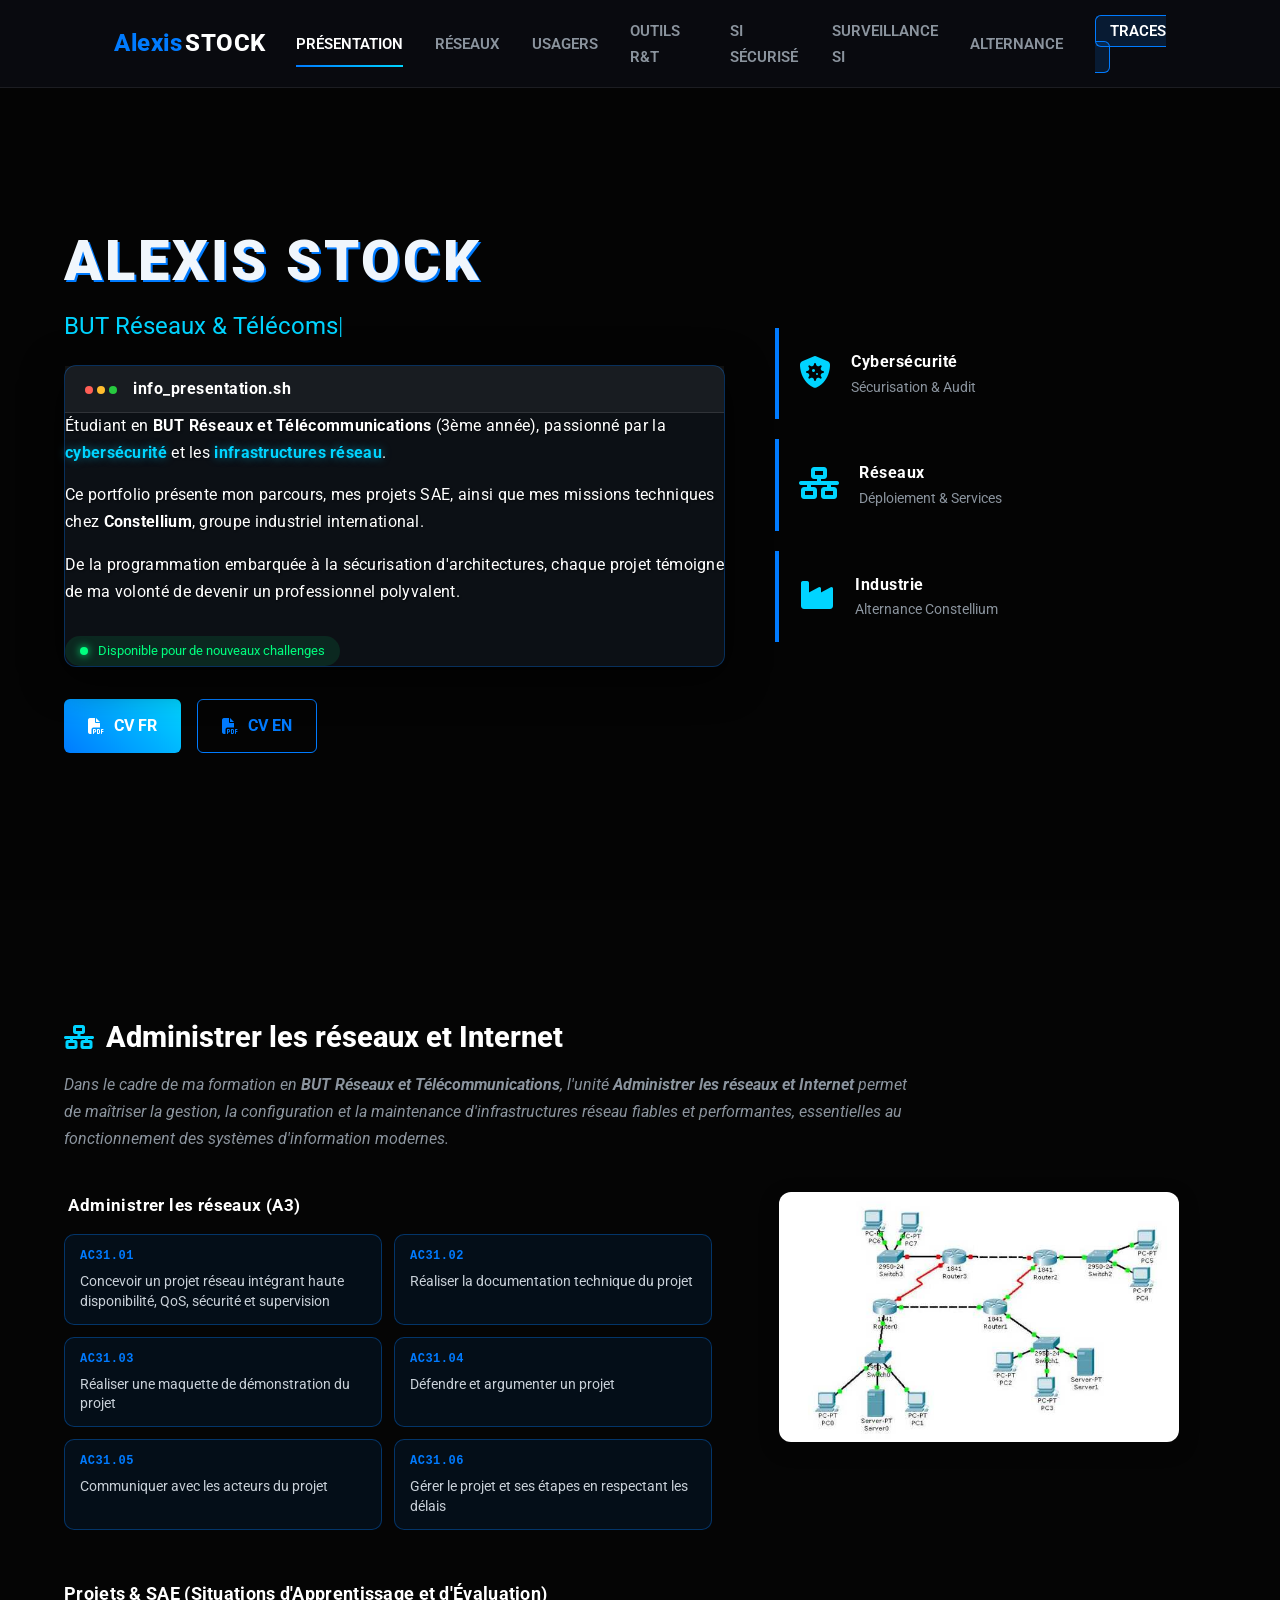
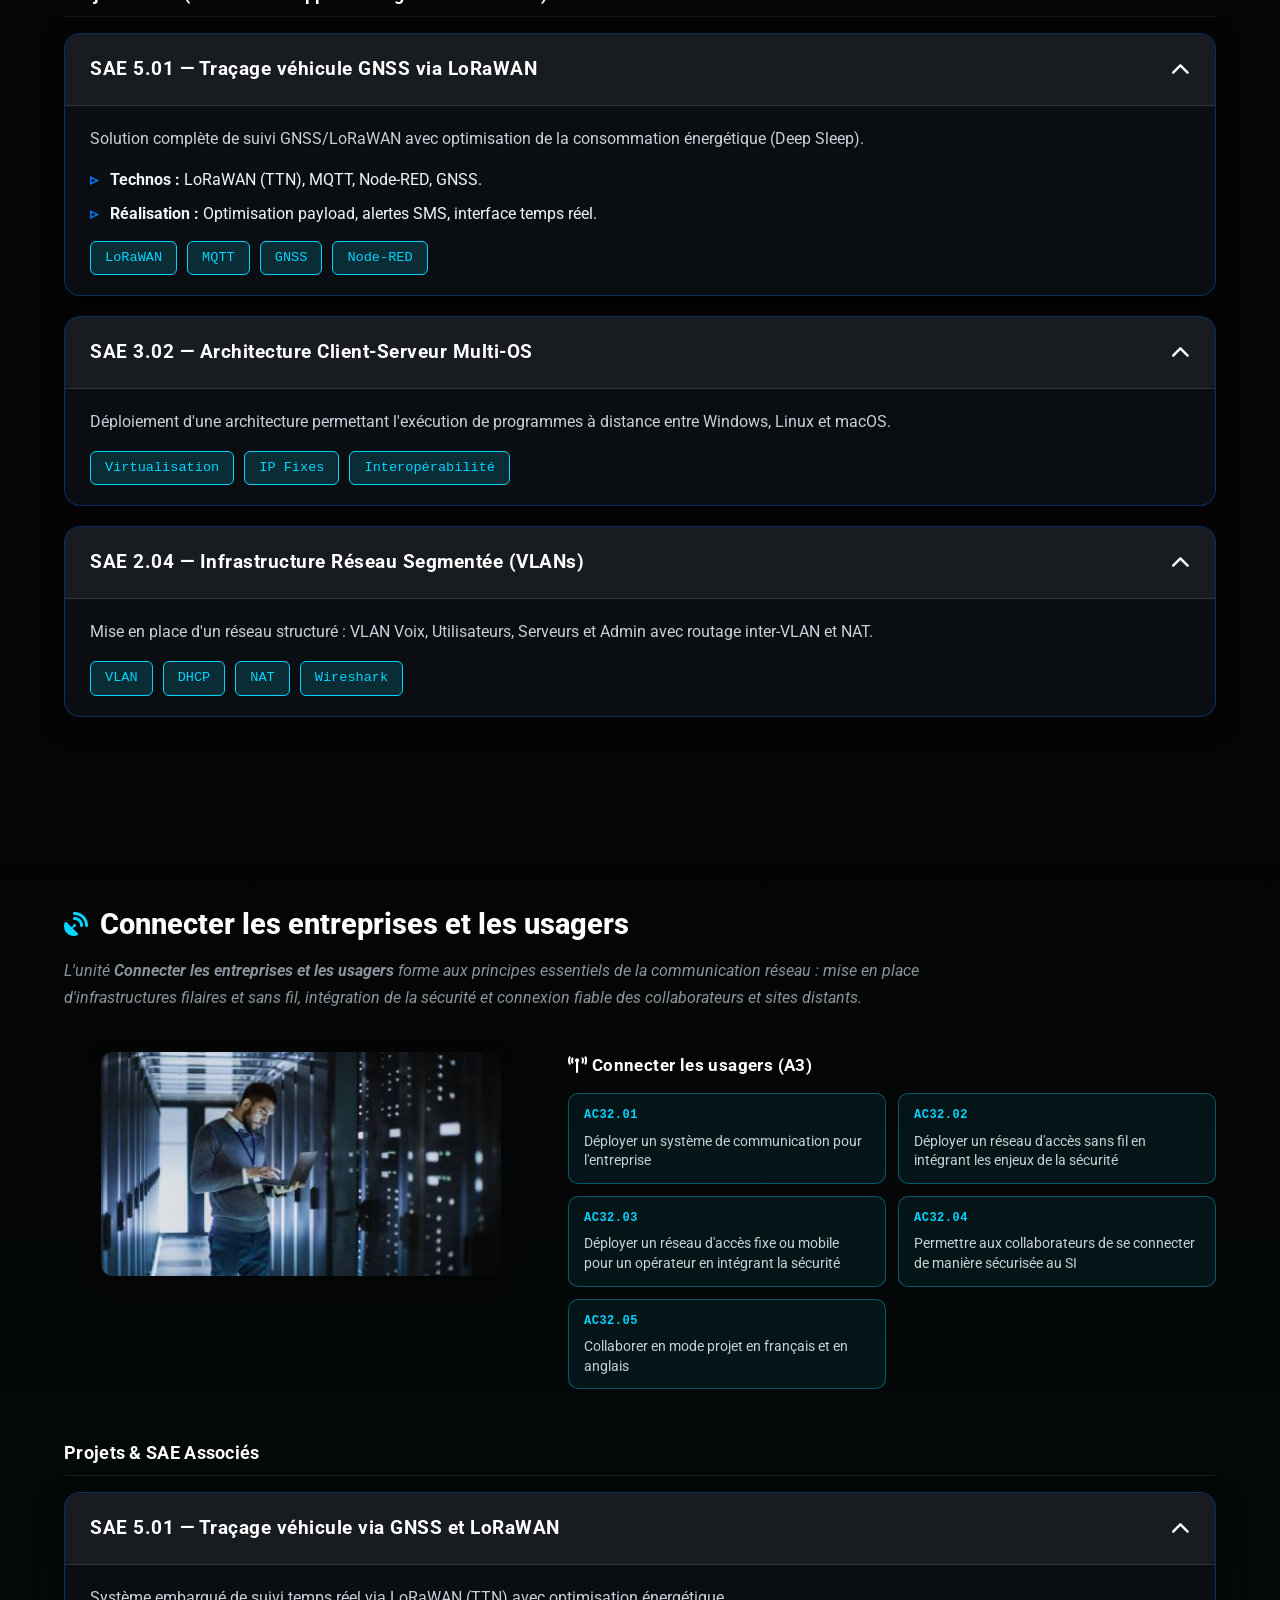
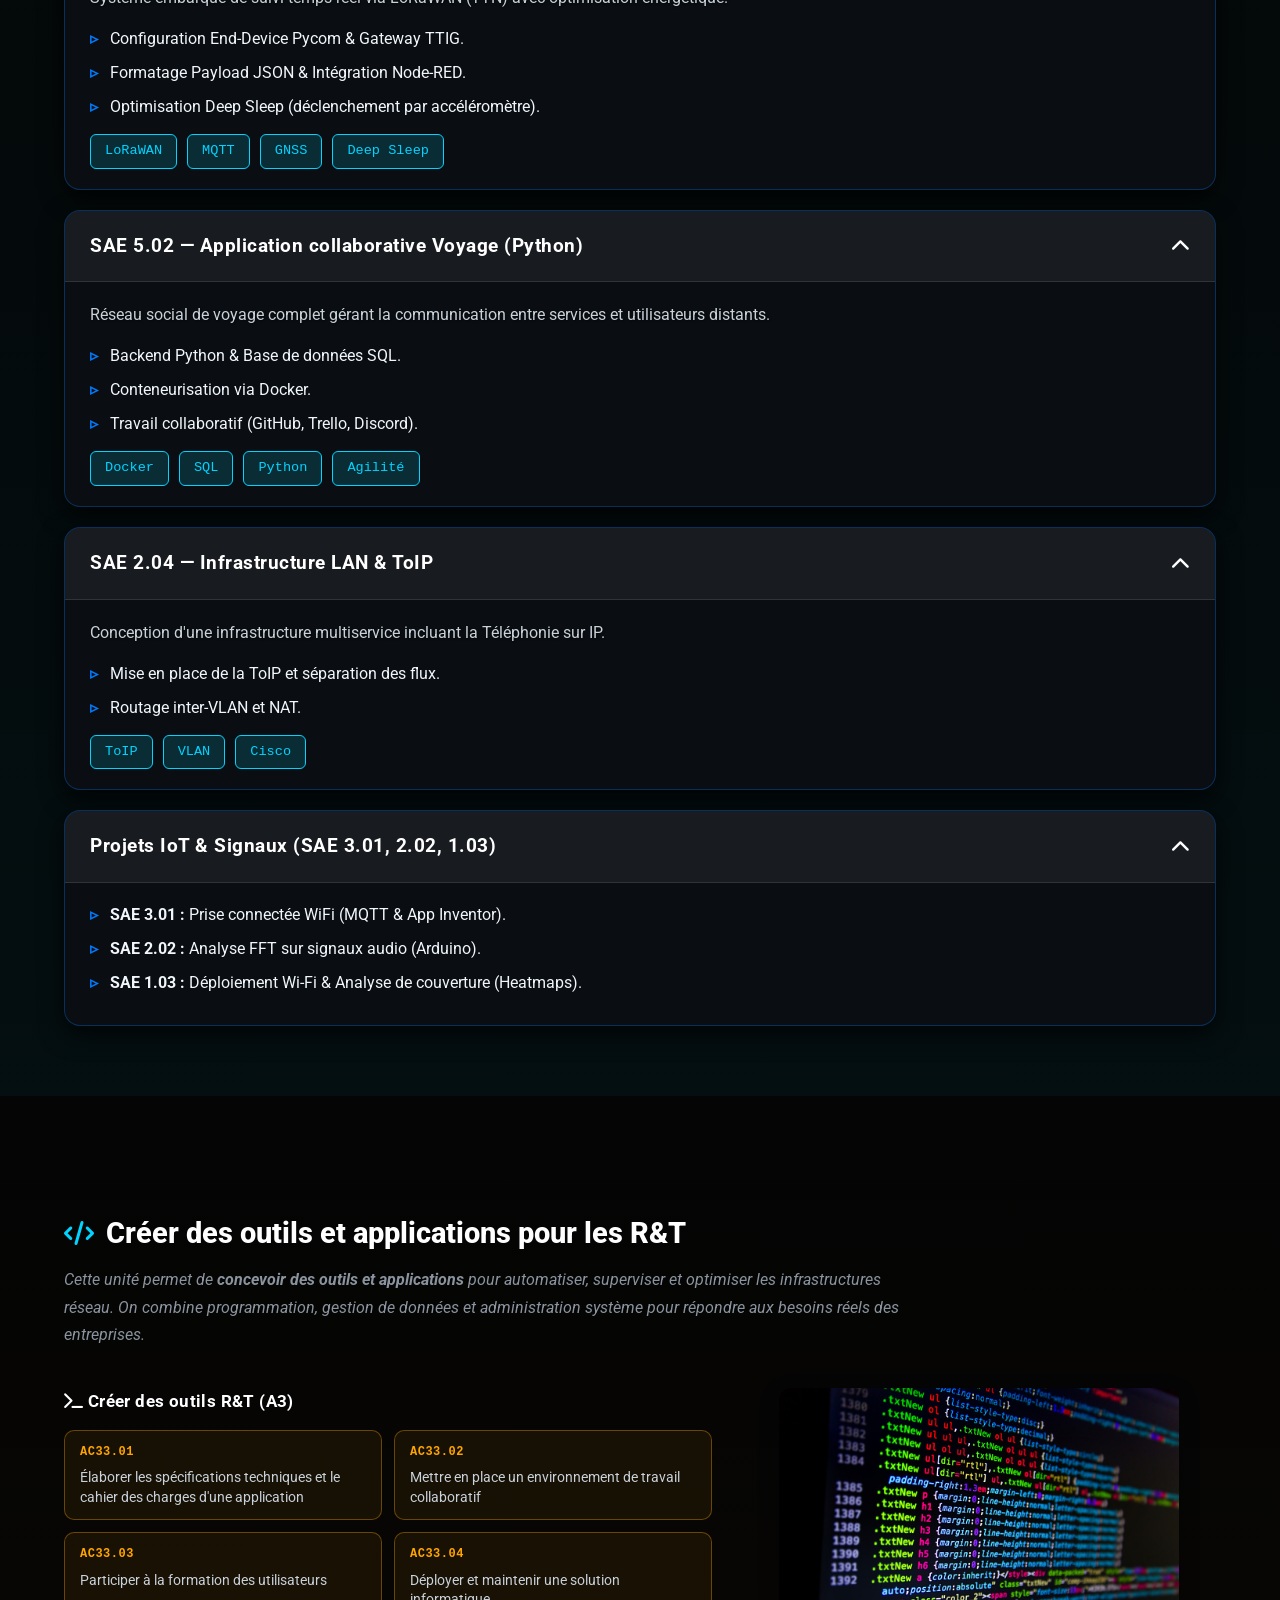
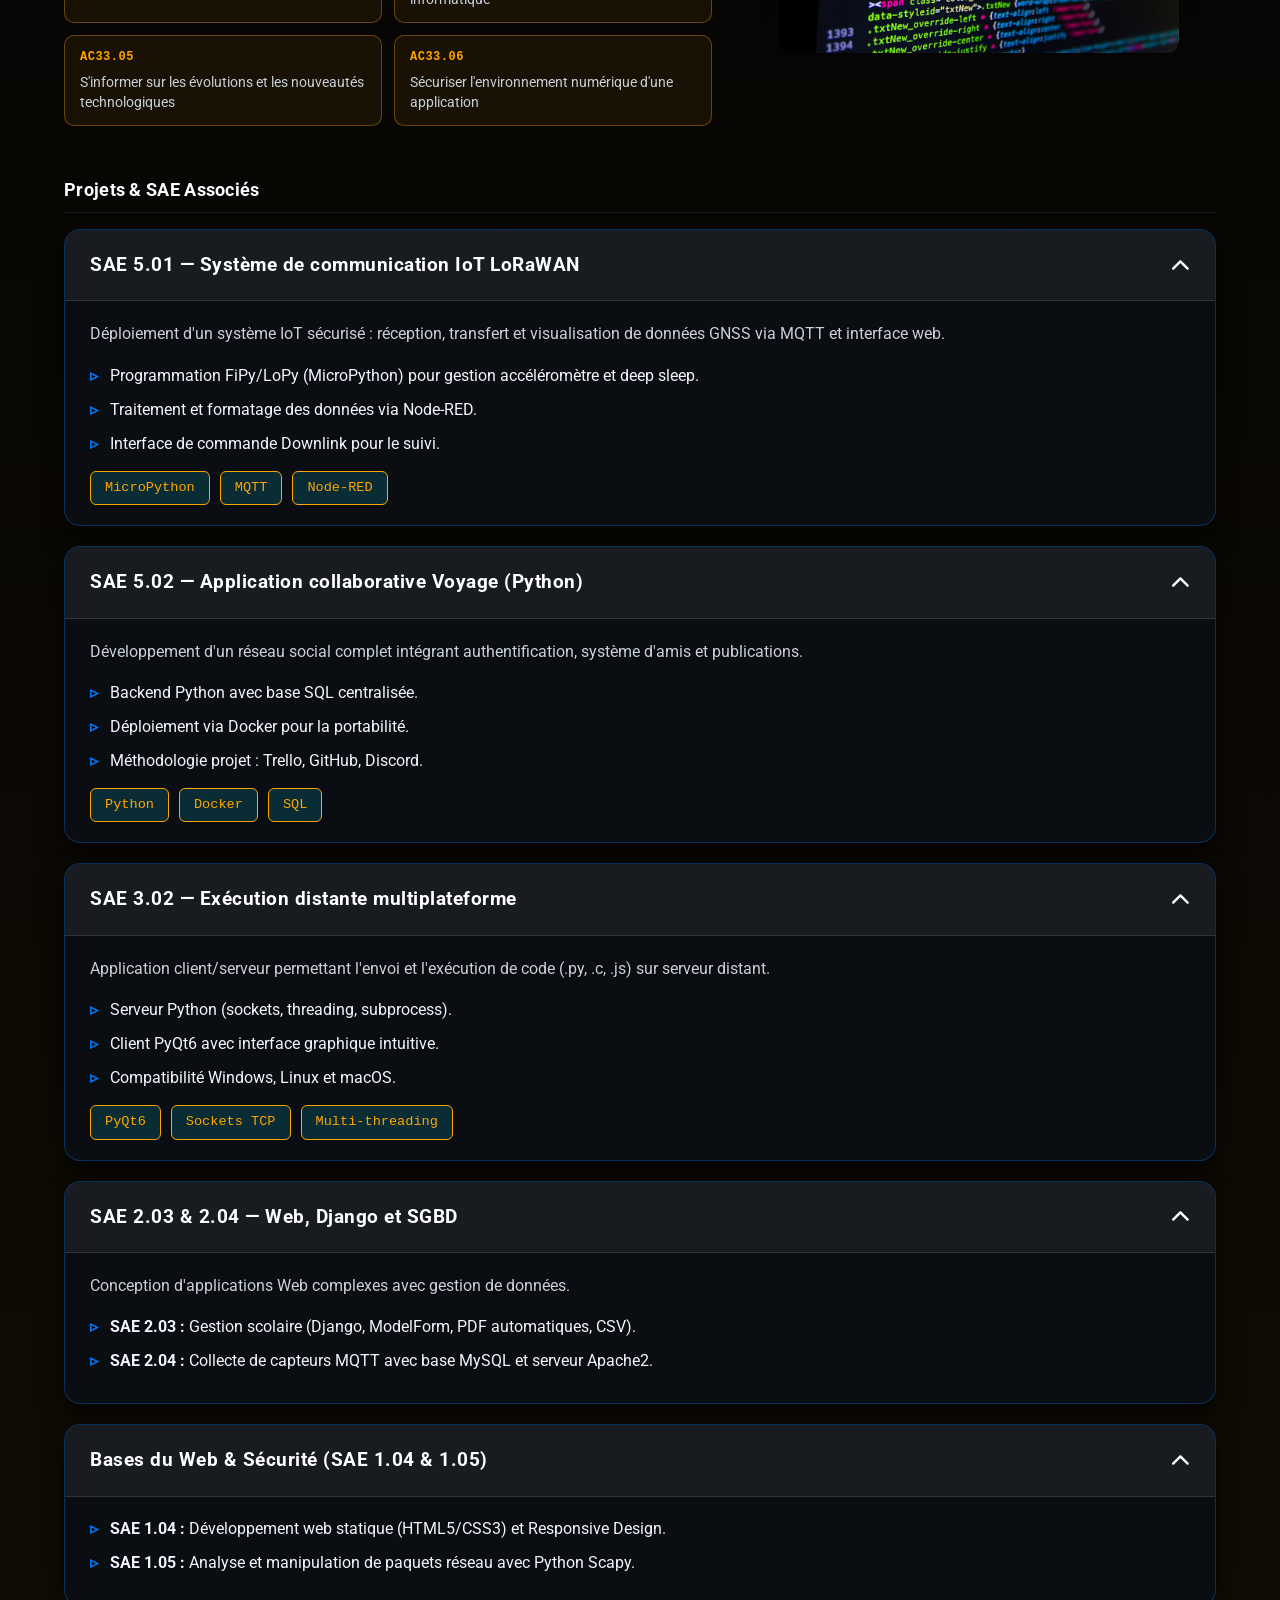
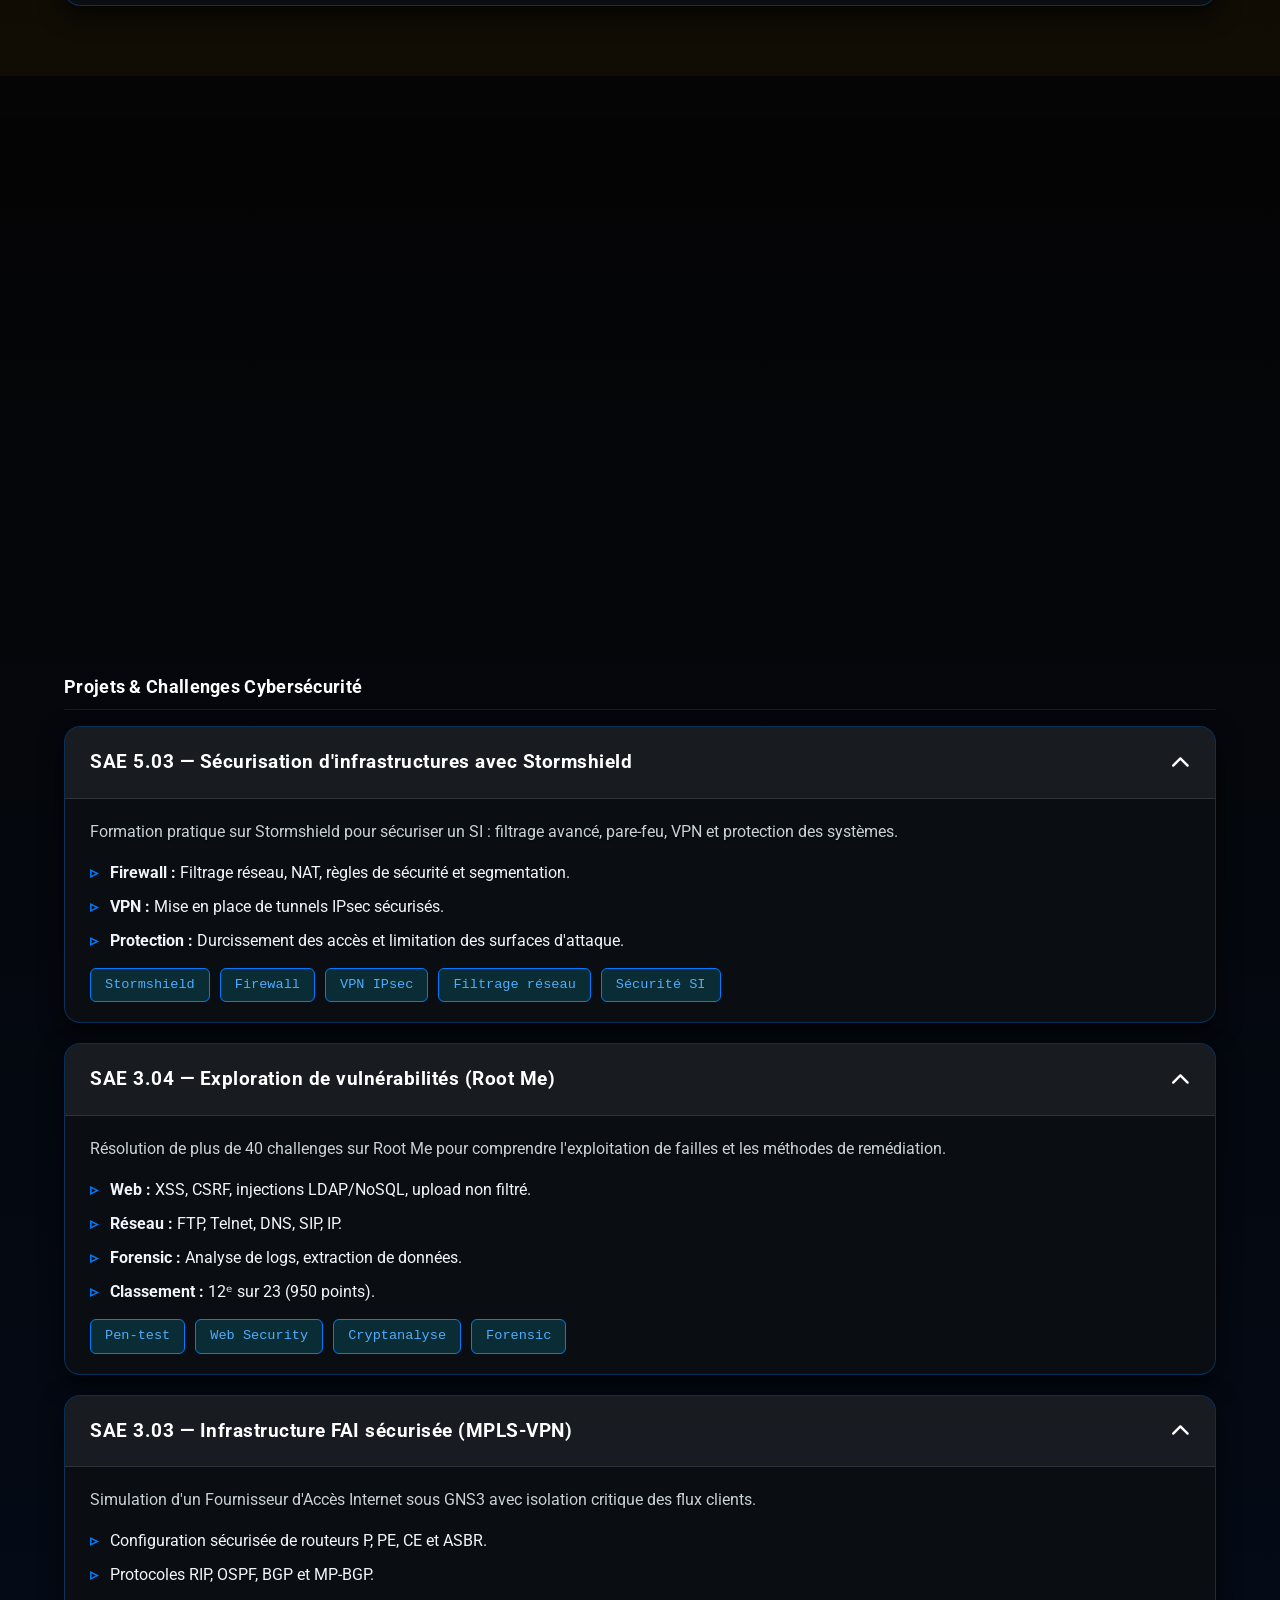
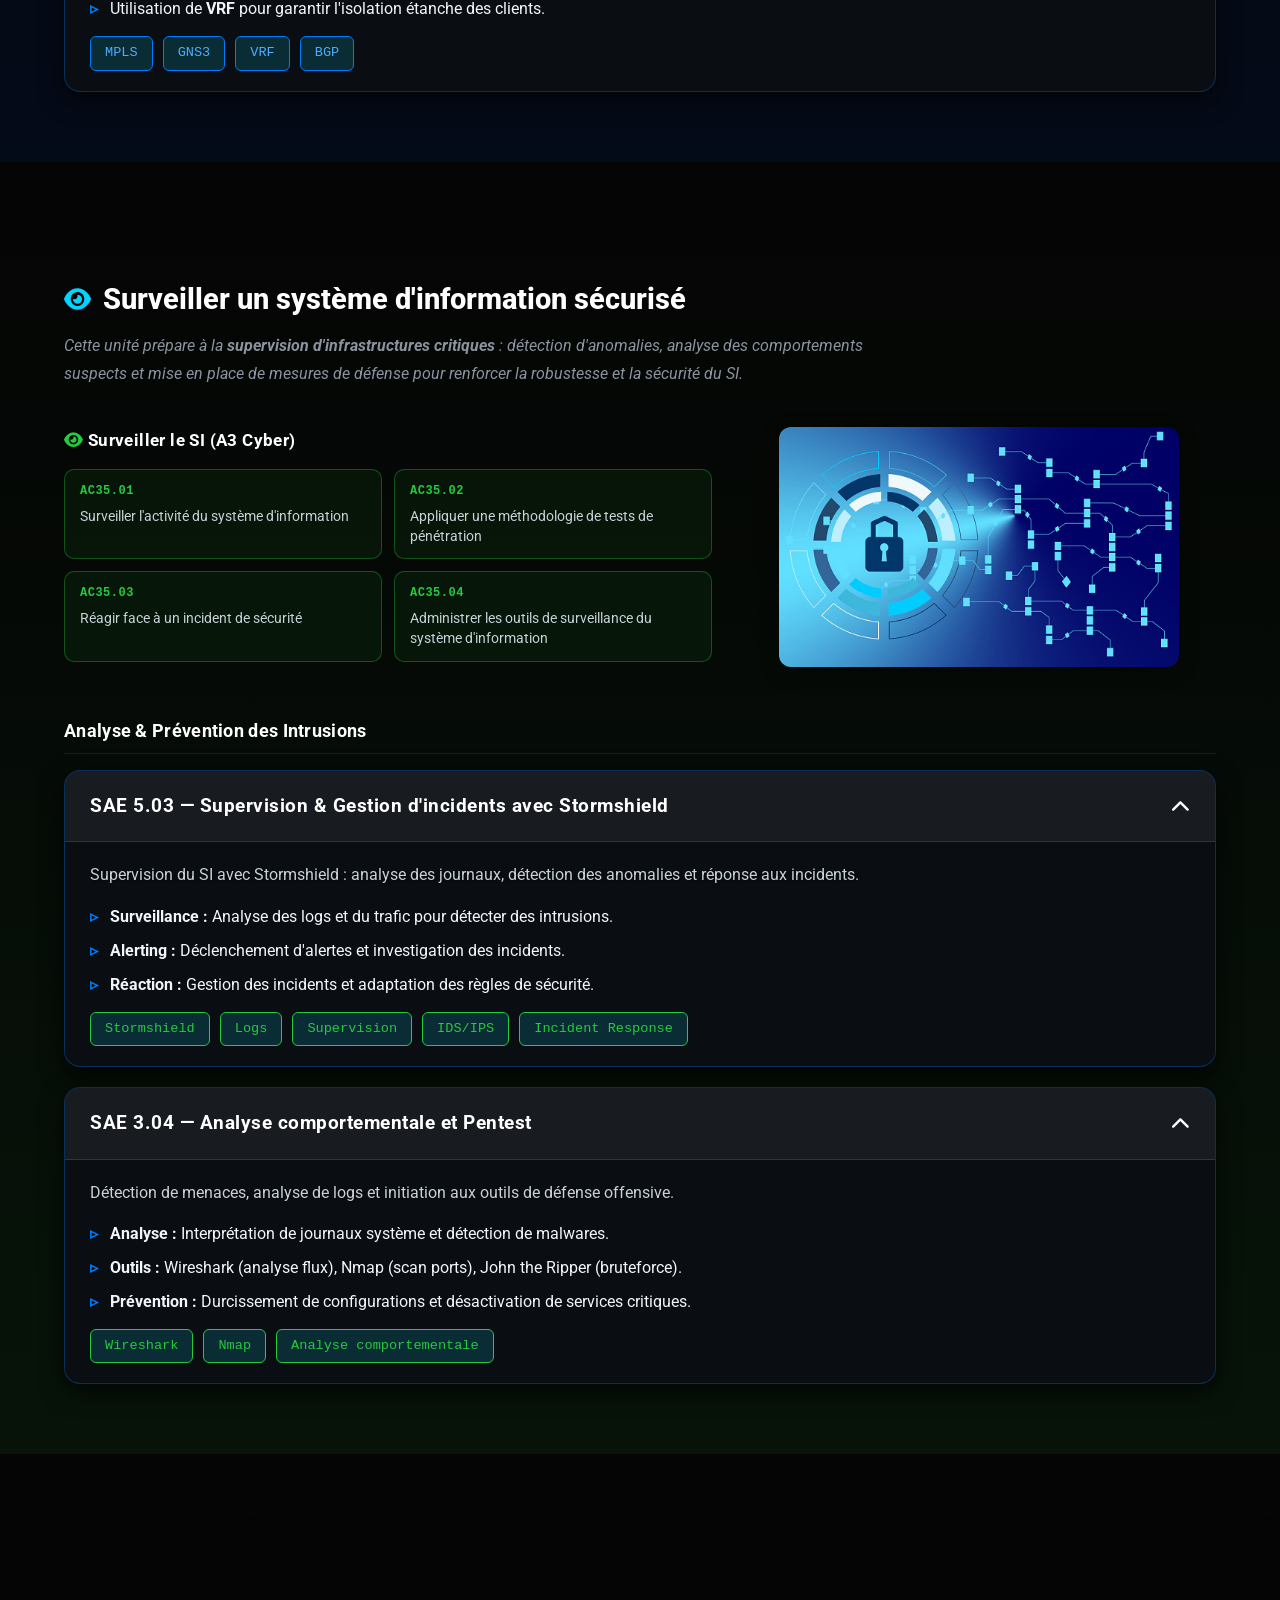
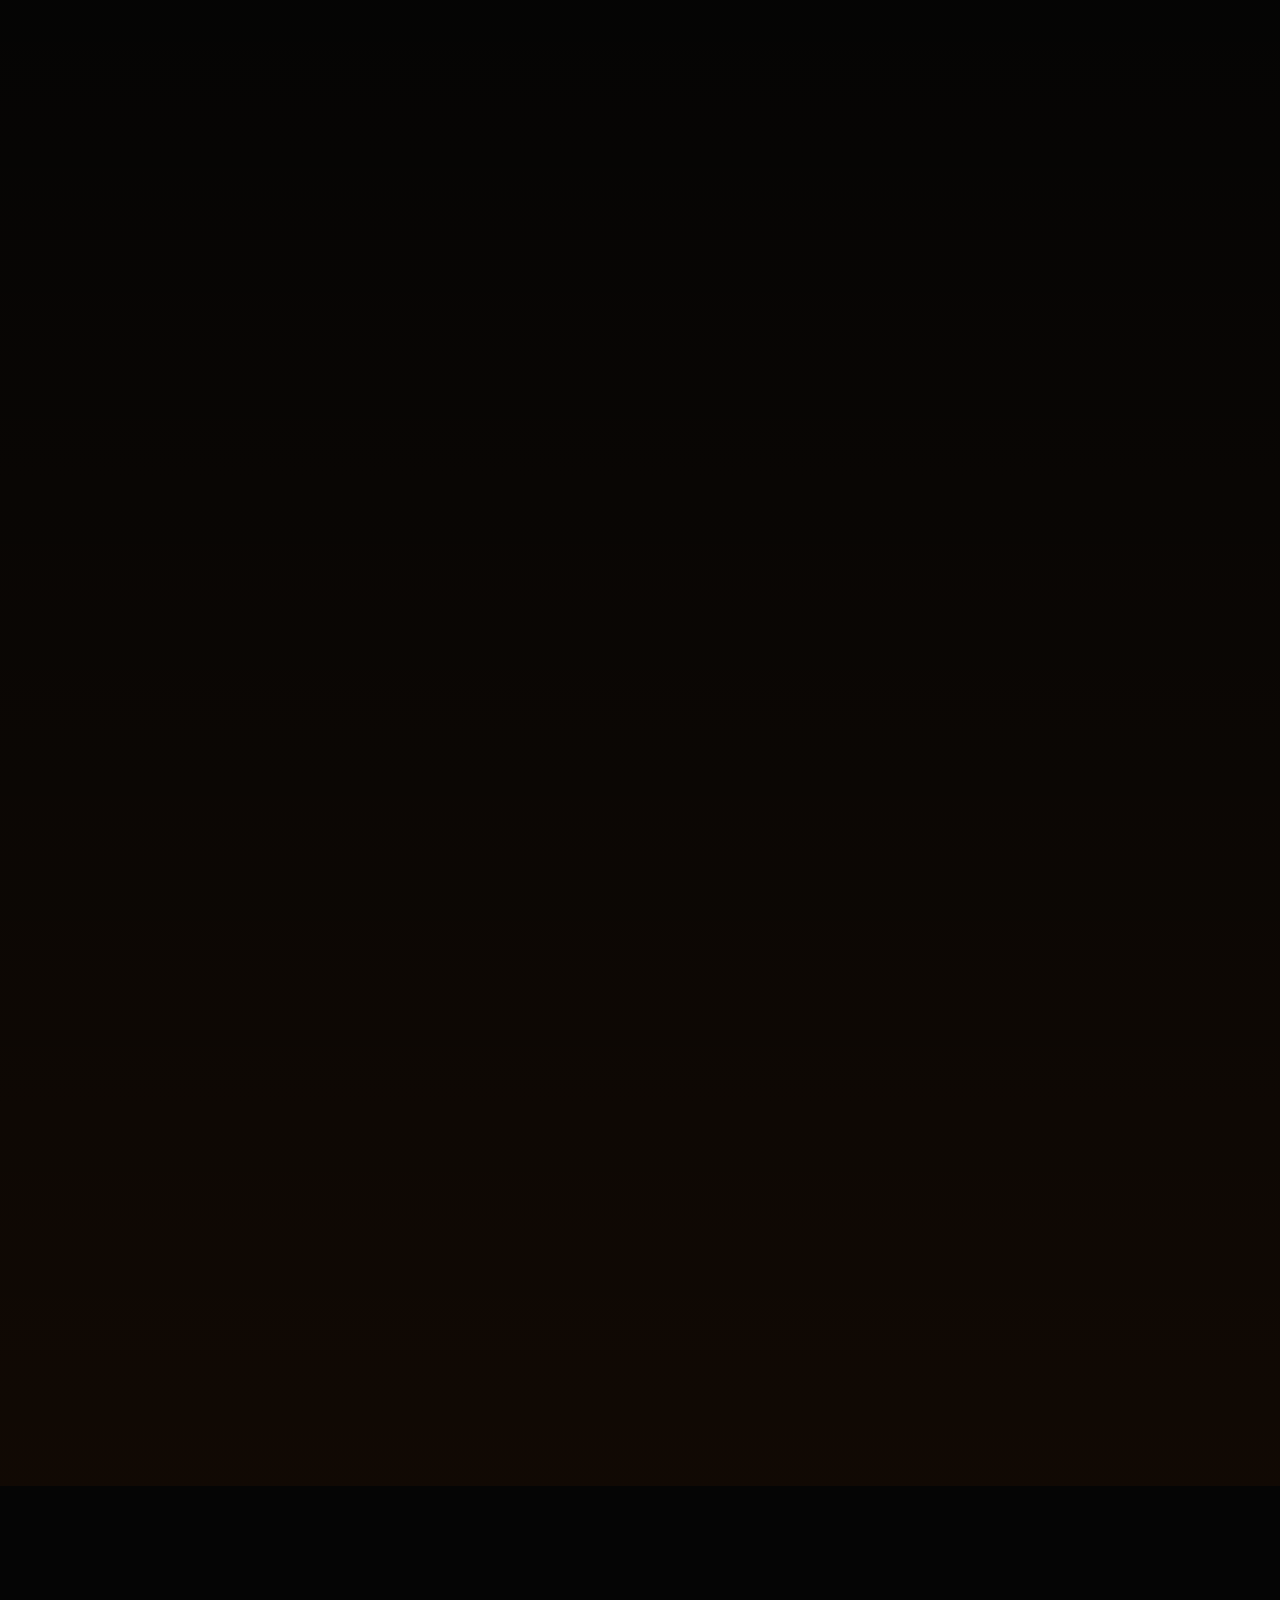
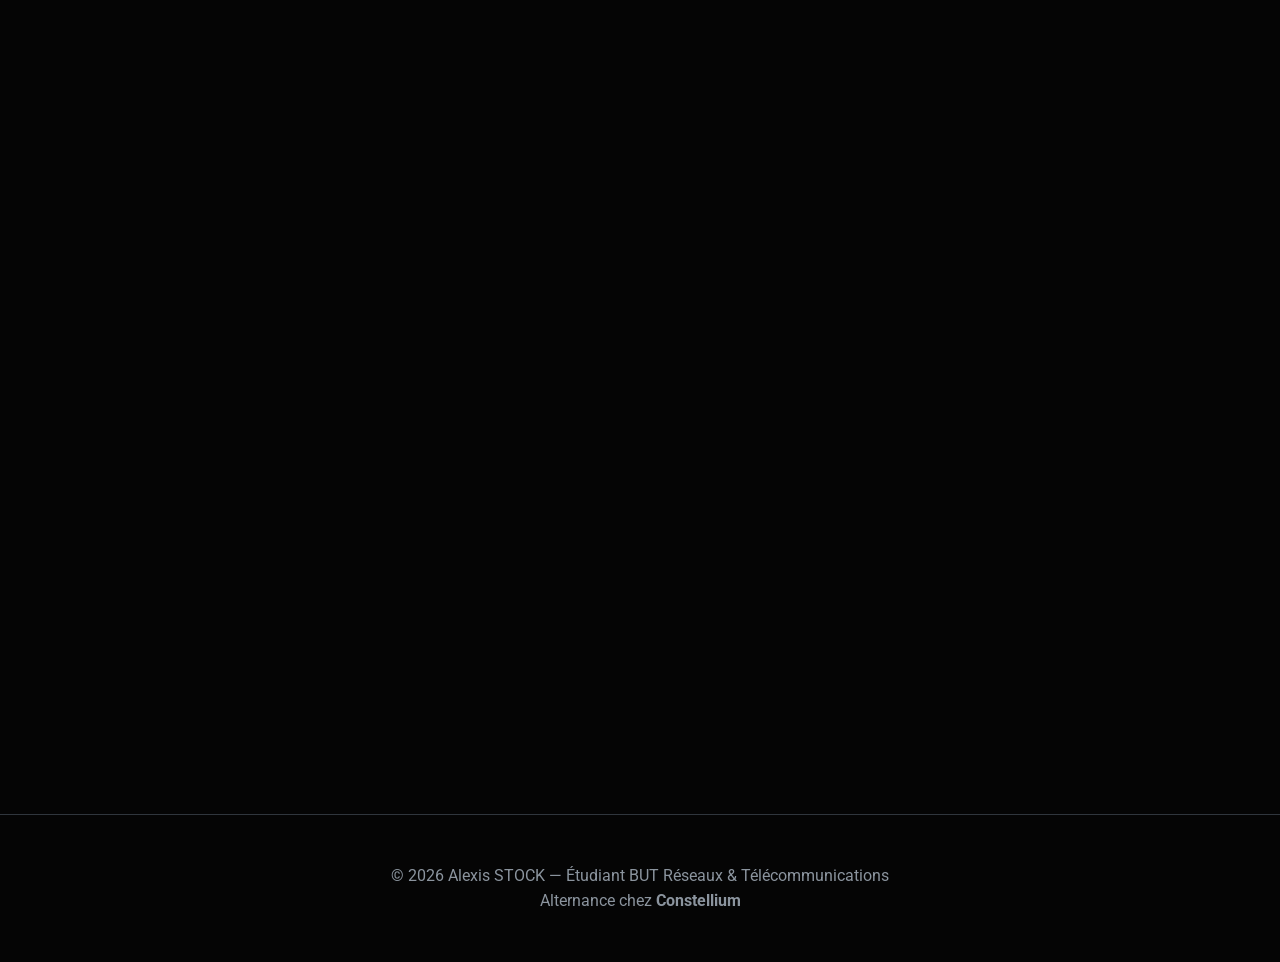
<file: index.html>
<!DOCTYPE html>
<html lang="fr">
<head>
    <meta charset="UTF-8">
    <meta name="viewport" content="width=device-width, initial-scale=1.0">
    <meta name="description" content="Portfolio de Alexis STOCK, étudiant en BUT Réseaux & Télécommunications, spécialisé en cybersécurité et administration réseau. Alternance chez Constellium.">
    <title>Alexis STOCK | Portfolio R&T</title>
    <link href="https://fonts.googleapis.com/css2?family=Roboto:wght@300;400;700&display=swap" rel="stylesheet">
    <link rel="stylesheet" href="style.css">
    <link rel="stylesheet" href="https://cdnjs.cloudflare.com/ajax/libs/font-awesome/6.4.0/css/all.min.css">
</head>
<body>

    <!-- Canvas en dehors du main pour éviter les conflits de stacking -->
    <canvas id="cyberCanvas"></canvas>

    <header class="main-header">
        <nav class="navbar" aria-label="Navigation principale">
            <div class="logo">
                <span class="highlight">Alexis</span><span class="lastname">STOCK</span>
            </div>
            <ul class="nav-menu">
                <li><a href="#presentation"      class="nav-link active">Présentation</a></li>
                <li><a href="#admin-reseaux"      class="nav-link">Réseaux</a></li>
                <li><a href="#connecter-usagers"  class="nav-link">Usagers</a></li>
                <li><a href="#outils-rt"          class="nav-link">Outils R&T</a></li>
                <li><a href="#si-securise"        class="nav-link">SI Sécurisé</a></li>
                <li><a href="#surveiller-si"      class="nav-link">Surveillance SI</a></li>
                <li><a href="#alternance"         class="nav-link">Alternance</a></li>
                <li><a href="#traces"             class="nav-link highlight-btn">Traces</a></li>
            </ul>
        </nav>
    </header>

    <main>

        <!-- ================================================================
             SECTION 1 — PRÉSENTATION
        ================================================================ -->
        <section id="presentation" class="hero-section">
            <div class="container">
                <div class="presentation-wrapper">

                    <div class="bio-column">
                        <h1 class="glitch-text" data-text="Alexis STOCK">Alexis STOCK</h1>
                        <div class="typing-container">
                            <span id="typewriter"></span><span class="cursor">|</span>
                        </div>

                        <div class="glass-card bio-card">
                            <div class="card-header">
                                <span class="terminal-dots"></span>
                                <span class="card-title">info_presentation.sh</span>
                            </div>
                            <div class="card-body">
                                <p class="lead-text">
                                    Étudiant en <strong>BUT Réseaux et Télécommunications</strong> (3ème année),
                                    passionné par la <span class="highlight-cyan">cybersécurité</span> et les
                                    <span class="highlight-cyan">infrastructures réseau</span>.
                                </p>
                                <p>
                                    Ce portfolio présente mon parcours, mes projets SAE, ainsi que mes missions
                                    techniques chez <strong>Constellium</strong>, groupe industriel international.
                                </p>
                                <p>
                                    De la programmation embarquée à la sécurisation d'architectures, chaque projet
                                    témoigne de ma volonté de devenir un professionnel polyvalent.
                                </p>
                                <div class="status-badge">
                                    <span class="dot"></span> Disponible pour de nouveaux challenges
                                </div>
                            </div>
                        </div>

                        <div class="btn-group">
                            <a href="fichier/CV_FR.pdf" class="btn btn-cyber" target="_blank" rel="noopener">
                                <i class="fas fa-file-pdf"></i> CV FR
                            </a>
                            <a href="fichier/CV_EN.pdf" class="btn btn-secondary" target="_blank" rel="noopener">
                                <i class="fas fa-file-pdf"></i> CV EN
                            </a>
                        </div>
                    </div>

                    <div class="stats-column">
                        <div class="stat-item reveal">
                            <div class="stat-icon"><i class="fas fa-shield-virus"></i></div>
                            <div class="stat-info">
                                <h3>Cybersécurité</h3>
                                <p>Sécurisation & Audit</p>
                            </div>
                        </div>
                        <div class="stat-item reveal">
                            <div class="stat-icon"><i class="fas fa-network-wired"></i></div>
                            <div class="stat-info">
                                <h3>Réseaux</h3>
                                <p>Déploiement & Services</p>
                            </div>
                        </div>
                        <div class="stat-item reveal">
                            <div class="stat-icon"><i class="fas fa-industry"></i></div>
                            <div class="stat-info">
                                <h3>Industrie</h3>
                                <p>Alternance Constellium</p>
                            </div>
                        </div>
                    </div>

                </div>
            </div>
        </section>

        <!-- ================================================================
             SECTION 2 — ADMINISTRER LES RÉSEAUX
        ================================================================ -->
        <section id="admin-reseaux" class="skill-section">
            <div class="container">
                <div class="section-header reveal">
                    <h2 class="section-title"><i class="fas fa-network-wired"></i> Administrer les réseaux et Internet</h2>
                    <p class="section-intro">
                        Dans le cadre de ma formation en <strong>BUT Réseaux et Télécommunications</strong>,
                        l'unité <strong>Administrer les réseaux et Internet</strong> permet de maîtriser la gestion,
                        la configuration et la maintenance d'infrastructures réseau fiables et performantes,
                        essentielles au fonctionnement des systèmes d'information modernes.
                    </p>
                </div>

                <div class="ac-container">
                    <div class="ac-column reveal">
                        <h3><i class="fas fa-router"></i> Administrer les réseaux (A3)</h3>
                        <div class="ac-grid">
                            <div class="ac-card">
                                <span class="ac-code">AC31.01</span>
                                <span class="ac-label">Concevoir un projet réseau intégrant haute disponibilité, QoS, sécurité et supervision</span>
                            </div>
                            <div class="ac-card">
                                <span class="ac-code">AC31.02</span>
                                <span class="ac-label">Réaliser la documentation technique du projet</span>
                            </div>
                            <div class="ac-card">
                                <span class="ac-code">AC31.03</span>
                                <span class="ac-label">Réaliser une maquette de démonstration du projet</span>
                            </div>
                            <div class="ac-card">
                                <span class="ac-code">AC31.04</span>
                                <span class="ac-label">Défendre et argumenter un projet</span>
                            </div>
                            <div class="ac-card">
                                <span class="ac-code">AC31.05</span>
                                <span class="ac-label">Communiquer avec les acteurs du projet</span>
                            </div>
                            <div class="ac-card">
                                <span class="ac-code">AC31.06</span>
                                <span class="ac-label">Gérer le projet et ses étapes en respectant les délais</span>
                            </div>
                        </div>
                    </div>
                    <div class="skill-image-box reveal">
                        <img src="fichier/UE1.jpg" alt="Illustration Administration Réseaux" loading="lazy">
                    </div>
                </div>

                <div class="sae-container reveal">
                    <h3 class="sae-title">Projets & SAE (Situations d'Apprentissage et d'Évaluation)</h3>

                    <div class="sae-card">
                        <div class="sae-header" onclick="toggleSAE(this)">
                            <span>SAE 5.01 — Traçage véhicule GNSS via LoRaWAN</span>
                            <i class="fas fa-chevron-down"></i>
                        </div>
                        <div class="sae-content">
                            <p>Solution complète de suivi GNSS/LoRaWAN avec optimisation de la consommation énergétique (Deep Sleep).</p>
                            <ul>
                                <li><strong>Technos :</strong> LoRaWAN (TTN), MQTT, Node-RED, GNSS.</li>
                                <li><strong>Réalisation :</strong> Optimisation payload, alertes SMS, interface temps réel.</li>
                            </ul>
                            <div class="tech-tags"><span>LoRaWAN</span><span>MQTT</span><span>GNSS</span><span>Node-RED</span></div>
                        </div>
                    </div>

                    <div class="sae-card">
                        <div class="sae-header" onclick="toggleSAE(this)">
                            <span>SAE 3.02 — Architecture Client-Serveur Multi-OS</span>
                            <i class="fas fa-chevron-down"></i>
                        </div>
                        <div class="sae-content">
                            <p>Déploiement d'une architecture permettant l'exécution de programmes à distance entre Windows, Linux et macOS.</p>
                            <div class="tech-tags"><span>Virtualisation</span><span>IP Fixes</span><span>Interopérabilité</span></div>
                        </div>
                    </div>

                    <div class="sae-card">
                        <div class="sae-header" onclick="toggleSAE(this)">
                            <span>SAE 2.04 — Infrastructure Réseau Segmentée (VLANs)</span>
                            <i class="fas fa-chevron-down"></i>
                        </div>
                        <div class="sae-content">
                            <p>Mise en place d'un réseau structuré : VLAN Voix, Utilisateurs, Serveurs et Admin avec routage inter-VLAN et NAT.</p>
                            <div class="tech-tags"><span>VLAN</span><span>DHCP</span><span>NAT</span><span>Wireshark</span></div>
                        </div>
                    </div>
                </div>
            </div>
        </section>

        <!-- ================================================================
             SECTION 3 — CONNECTER LES USAGERS
        ================================================================ -->
        <section id="connecter-usagers" class="skill-section">
            <div class="container">
                <div class="section-header reveal">
                    <h2 class="section-title"><i class="fas fa-satellite-dish"></i> Connecter les entreprises et les usagers</h2>
                    <p class="section-intro">
                        L'unité <strong>Connecter les entreprises et les usagers</strong> forme aux principes essentiels de la
                        communication réseau : mise en place d'infrastructures filaires et sans fil, intégration de la sécurité
                        et connexion fiable des collaborateurs et sites distants.
                    </p>
                </div>

                <div class="ac-container">
                    <div class="skill-image-box reveal">
                        <img src="fichier/UE2.jpg" alt="Illustration Connecter les usagers" loading="lazy">
                    </div>
                    <div class="ac-column reveal">
                        <h3><i class="fas fa-broadcast-tower"></i> Connecter les usagers (A3)</h3>
                        <div class="ac-grid">
                            <div class="ac-card cyan">
                                <span class="ac-code">AC32.01</span>
                                <span class="ac-label">Déployer un système de communication pour l'entreprise</span>
                            </div>
                            <div class="ac-card cyan">
                                <span class="ac-code">AC32.02</span>
                                <span class="ac-label">Déployer un réseau d'accès sans fil en intégrant les enjeux de la sécurité</span>
                            </div>
                            <div class="ac-card cyan">
                                <span class="ac-code">AC32.03</span>
                                <span class="ac-label">Déployer un réseau d'accès fixe ou mobile pour un opérateur en intégrant la sécurité</span>
                            </div>
                            <div class="ac-card cyan">
                                <span class="ac-code">AC32.04</span>
                                <span class="ac-label">Permettre aux collaborateurs de se connecter de manière sécurisée au SI</span>
                            </div>
                            <div class="ac-card cyan">
                                <span class="ac-code">AC32.05</span>
                                <span class="ac-label">Collaborer en mode projet en français et en anglais</span>
                            </div>
                        </div>
                    </div>
                </div>

                <div class="sae-container reveal">
                    <h3 class="sae-title">Projets & SAE Associés</h3>

                    <div class="sae-card">
                        <div class="sae-header" onclick="toggleSAE(this)">
                            <span>SAE 5.01 — Traçage véhicule via GNSS et LoRaWAN</span>
                            <i class="fas fa-chevron-down"></i>
                        </div>
                        <div class="sae-content">
                            <p>Système embarqué de suivi temps réel via LoRaWAN (TTN) avec optimisation énergétique.</p>
                            <ul class="custom-list">
                                <li>Configuration End-Device Pycom & Gateway TTIG.</li>
                                <li>Formatage Payload JSON & Intégration Node-RED.</li>
                                <li>Optimisation Deep Sleep (déclenchement par accéléromètre).</li>
                            </ul>
                            <div class="tech-tags"><span>LoRaWAN</span><span>MQTT</span><span>GNSS</span><span>Deep Sleep</span></div>
                        </div>
                    </div>

                    <div class="sae-card">
                        <div class="sae-header" onclick="toggleSAE(this)">
                            <span>SAE 5.02 — Application collaborative Voyage (Python)</span>
                            <i class="fas fa-chevron-down"></i>
                        </div>
                        <div class="sae-content">
                            <p>Réseau social de voyage complet gérant la communication entre services et utilisateurs distants.</p>
                            <ul class="custom-list">
                                <li>Backend Python & Base de données SQL.</li>
                                <li>Conteneurisation via Docker.</li>
                                <li>Travail collaboratif (GitHub, Trello, Discord).</li>
                            </ul>
                            <div class="tech-tags"><span>Docker</span><span>SQL</span><span>Python</span><span>Agilité</span></div>
                        </div>
                    </div>

                    <div class="sae-card">
                        <div class="sae-header" onclick="toggleSAE(this)">
                            <span>SAE 2.04 — Infrastructure LAN & ToIP</span>
                            <i class="fas fa-chevron-down"></i>
                        </div>
                        <div class="sae-content">
                            <p>Conception d'une infrastructure multiservice incluant la Téléphonie sur IP.</p>
                            <ul class="custom-list">
                                <li>Mise en place de la ToIP et séparation des flux.</li>
                                <li>Routage inter-VLAN et NAT.</li>
                            </ul>
                            <div class="tech-tags"><span>ToIP</span><span>VLAN</span><span>Cisco</span></div>
                        </div>
                    </div>

                    <div class="sae-card">
                        <div class="sae-header" onclick="toggleSAE(this)">
                            <span>Projets IoT & Signaux (SAE 3.01, 2.02, 1.03)</span>
                            <i class="fas fa-chevron-down"></i>
                        </div>
                        <div class="sae-content">
                            <ul class="custom-list">
                                <li><strong>SAE 3.01 :</strong> Prise connectée WiFi (MQTT & App Inventor).</li>
                                <li><strong>SAE 2.02 :</strong> Analyse FFT sur signaux audio (Arduino).</li>
                                <li><strong>SAE 1.03 :</strong> Déploiement Wi-Fi & Analyse de couverture (Heatmaps).</li>
                            </ul>
                        </div>
                    </div>
                </div>
            </div>
        </section>

        <!-- ================================================================
             SECTION 4 — OUTILS R&T
        ================================================================ -->
        <section id="outils-rt" class="skill-section">
            <div class="container">
                <div class="section-header reveal">
                    <h2 class="section-title"><i class="fas fa-code"></i> Créer des outils et applications pour les R&T</h2>
                    <p class="section-intro">
                        Cette unité permet de <strong>concevoir des outils et applications</strong> pour automatiser,
                        superviser et optimiser les infrastructures réseau. On combine programmation, gestion de données
                        et administration système pour répondre aux besoins réels des entreprises.
                    </p>
                </div>

                <div class="ac-container">
                    <div class="ac-column reveal">
                        <h3><i class="fas fa-terminal"></i> Créer des outils R&T (A3)</h3>
                        <div class="ac-grid">
                            <div class="ac-card orange">
                                <span class="ac-code">AC33.01</span>
                                <span class="ac-label">Élaborer les spécifications techniques et le cahier des charges d'une application</span>
                            </div>
                            <div class="ac-card orange">
                                <span class="ac-code">AC33.02</span>
                                <span class="ac-label">Mettre en place un environnement de travail collaboratif</span>
                            </div>
                            <div class="ac-card orange">
                                <span class="ac-code">AC33.03</span>
                                <span class="ac-label">Participer à la formation des utilisateurs</span>
                            </div>
                            <div class="ac-card orange">
                                <span class="ac-code">AC33.04</span>
                                <span class="ac-label">Déployer et maintenir une solution informatique</span>
                            </div>
                            <div class="ac-card orange">
                                <span class="ac-code">AC33.05</span>
                                <span class="ac-label">S'informer sur les évolutions et les nouveautés technologiques</span>
                            </div>
                            <div class="ac-card orange">
                                <span class="ac-code">AC33.06</span>
                                <span class="ac-label">Sécuriser l'environnement numérique d'une application</span>
                            </div>
                        </div>
                    </div>
                    <div class="skill-image-box reveal">
                        <img src="fichier/UE3.jpg" alt="Illustration Outils R&T" loading="lazy">
                    </div>
                </div>

                <div class="sae-container reveal">
                    <h3 class="sae-title">Projets & SAE Associés</h3>

                    <div class="sae-card">
                        <div class="sae-header" onclick="toggleSAE(this)">
                            <span>SAE 5.01 — Système de communication IoT LoRaWAN</span>
                            <i class="fas fa-chevron-down"></i>
                        </div>
                        <div class="sae-content">
                            <p>Déploiement d'un système IoT sécurisé : réception, transfert et visualisation de données GNSS via MQTT et interface web.</p>
                            <ul class="custom-list">
                                <li>Programmation FiPy/LoPy (MicroPython) pour gestion accéléromètre et deep sleep.</li>
                                <li>Traitement et formatage des données via Node-RED.</li>
                                <li>Interface de commande Downlink pour le suivi.</li>
                            </ul>
                            <div class="tech-tags"><span>MicroPython</span><span>MQTT</span><span>Node-RED</span></div>
                        </div>
                    </div>

                    <div class="sae-card">
                        <div class="sae-header" onclick="toggleSAE(this)">
                            <span>SAE 5.02 — Application collaborative Voyage (Python)</span>
                            <i class="fas fa-chevron-down"></i>
                        </div>
                        <div class="sae-content">
                            <p>Développement d'un réseau social complet intégrant authentification, système d'amis et publications.</p>
                            <ul class="custom-list">
                                <li>Backend Python avec base SQL centralisée.</li>
                                <li>Déploiement via Docker pour la portabilité.</li>
                                <li>Méthodologie projet : Trello, GitHub, Discord.</li>
                            </ul>
                            <div class="tech-tags"><span>Python</span><span>Docker</span><span>SQL</span></div>
                        </div>
                    </div>

                    <div class="sae-card">
                        <div class="sae-header" onclick="toggleSAE(this)">
                            <span>SAE 3.02 — Exécution distante multiplateforme</span>
                            <i class="fas fa-chevron-down"></i>
                        </div>
                        <div class="sae-content">
                            <p>Application client/serveur permettant l'envoi et l'exécution de code (.py, .c, .js) sur serveur distant.</p>
                            <ul class="custom-list">
                                <li>Serveur Python (sockets, threading, subprocess).</li>
                                <li>Client PyQt6 avec interface graphique intuitive.</li>
                                <li>Compatibilité Windows, Linux et macOS.</li>
                            </ul>
                            <div class="tech-tags"><span>PyQt6</span><span>Sockets TCP</span><span>Multi-threading</span></div>
                        </div>
                    </div>

                    <div class="sae-card">
                        <div class="sae-header" onclick="toggleSAE(this)">
                            <span>SAE 2.03 & 2.04 — Web, Django et SGBD</span>
                            <i class="fas fa-chevron-down"></i>
                        </div>
                        <div class="sae-content">
                            <p>Conception d'applications Web complexes avec gestion de données.</p>
                            <ul class="custom-list">
                                <li><strong>SAE 2.03 :</strong> Gestion scolaire (Django, ModelForm, PDF automatiques, CSV).</li>
                                <li><strong>SAE 2.04 :</strong> Collecte de capteurs MQTT avec base MySQL et serveur Apache2.</li>
                            </ul>
                        </div>
                    </div>

                    <div class="sae-card">
                        <div class="sae-header" onclick="toggleSAE(this)">
                            <span>Bases du Web & Sécurité (SAE 1.04 & 1.05)</span>
                            <i class="fas fa-chevron-down"></i>
                        </div>
                        <div class="sae-content">
                            <ul class="custom-list">
                                <li><strong>SAE 1.04 :</strong> Développement web statique (HTML5/CSS3) et Responsive Design.</li>
                                <li><strong>SAE 1.05 :</strong> Analyse et manipulation de paquets réseau avec Python Scapy.</li>
                            </ul>
                        </div>
                    </div>
                </div>
            </div>
        </section>

        <!-- ================================================================
             SECTION 5 — SI SÉCURISÉ
        ================================================================ -->
        <section id="si-securise" class="skill-section">
            <div class="container">
                <div class="section-header reveal">
                    <h2 class="section-title"><i class="fas fa-user-shield"></i> Administrer un système d'information sécurisé</h2>
                    <p class="section-intro">
                        Dans un contexte de menaces numériques croissantes, cette unité forme à
                        <strong>la surveillance et protection des systèmes d'information</strong>.
                        Les compétences couvrent l'identification, l'analyse et la réponse aux incidents de sécurité,
                        garantissant la confidentialité, l'intégrité et la disponibilité des infrastructures.
                    </p>
                </div>

                <div class="ac-container">
                    <div class="skill-image-box reveal">
                        <img src="fichier/UE4.jpg" alt="Illustration SI Sécurisé" loading="lazy">
                    </div>
                    <div class="ac-column reveal">
                        <h3><i class="fas fa-shield-alt"></i> Administrer un SI sécurisé (A3 Cyber)</h3>
                        <div class="ac-grid">
                            <div class="ac-card blue">
                                <span class="ac-code">AC34.01</span>
                                <span class="ac-label">Participer activement à une analyse de risque pour définir une politique de sécurité</span>
                            </div>
                            <div class="ac-card blue">
                                <span class="ac-code">AC34.02</span>
                                <span class="ac-label">Mettre en œuvre des outils avancés de sécurisation d'une infrastructure réseau</span>
                            </div>
                            <div class="ac-card blue">
                                <span class="ac-code">AC34.03</span>
                                <span class="ac-label">Sécuriser les systèmes d'exploitation</span>
                            </div>
                            <div class="ac-card blue">
                                <span class="ac-code">AC34.04</span>
                                <span class="ac-label">Proposer une architecture sécurisée de système d'information pour une petite structure</span>
                            </div>
                        </div>
                    </div>
                </div>

                <div class="sae-container reveal">
                    <h3 class="sae-title">Projets & Challenges Cybersécurité</h3>

                    <!-- ✅ Était .sae-card.upcoming → converti en sae-card classique -->
                    <div class="sae-card">
                        <div class="sae-header" onclick="toggleSAE(this)">
                            <span>SAE 5.03 — Sécurisation d'infrastructures avec Stormshield</span>
                            <i class="fas fa-chevron-down"></i>
                        </div>
                        <div class="sae-content">
                            <p>Formation pratique sur Stormshield pour sécuriser un SI : filtrage avancé, pare-feu, VPN et protection des systèmes.</p>
                            <ul class="custom-list">
                                <li><strong>Firewall :</strong> Filtrage réseau, NAT, règles de sécurité et segmentation.</li>
                                <li><strong>VPN :</strong> Mise en place de tunnels IPsec sécurisés.</li>
                                <li><strong>Protection :</strong> Durcissement des accès et limitation des surfaces d'attaque.</li>
                            </ul>
                            <div class="tech-tags">
                                <span>Stormshield</span><span>Firewall</span><span>VPN IPsec</span>
                                <span>Filtrage réseau</span><span>Sécurité SI</span>
                            </div>
                        </div>
                    </div>

                    <div class="sae-card">
                        <div class="sae-header" onclick="toggleSAE(this)">
                            <span>SAE 3.04 — Exploration de vulnérabilités (Root Me)</span>
                            <i class="fas fa-chevron-down"></i>
                        </div>
                        <div class="sae-content">
                            <p>Résolution de plus de 40 challenges sur Root Me pour comprendre l'exploitation de failles et les méthodes de remédiation.</p>
                            <ul class="custom-list">
                                <li><strong>Web :</strong> XSS, CSRF, injections LDAP/NoSQL, upload non filtré.</li>
                                <li><strong>Réseau :</strong> FTP, Telnet, DNS, SIP, IP.</li>
                                <li><strong>Forensic :</strong> Analyse de logs, extraction de données.</li>
                                <li><strong>Classement :</strong> 12ᵉ sur 23 (950 points).</li>
                            </ul>
                            <div class="tech-tags"><span>Pen-test</span><span>Web Security</span><span>Cryptanalyse</span><span>Forensic</span></div>
                        </div>
                    </div>

                    <div class="sae-card">
                        <div class="sae-header" onclick="toggleSAE(this)">
                            <span>SAE 3.03 — Infrastructure FAI sécurisée (MPLS-VPN)</span>
                            <i class="fas fa-chevron-down"></i>
                        </div>
                        <div class="sae-content">
                            <p>Simulation d'un Fournisseur d'Accès Internet sous GNS3 avec isolation critique des flux clients.</p>
                            <ul class="custom-list">
                                <li>Configuration sécurisée de routeurs P, PE, CE et ASBR.</li>
                                <li>Protocoles RIP, OSPF, BGP et MP-BGP.</li>
                                <li>Utilisation de <strong>VRF</strong> pour garantir l'isolation étanche des clients.</li>
                            </ul>
                            <div class="tech-tags"><span>MPLS</span><span>GNS3</span><span>VRF</span><span>BGP</span></div>
                        </div>
                    </div>
                </div>
            </div>
        </section>

        <!-- ================================================================
             SECTION 6 — SURVEILLER LE SI
        ================================================================ -->
        <section id="surveiller-si" class="skill-section">
            <div class="container">
                <div class="section-header reveal">
                    <h2 class="section-title"><i class="fas fa-eye"></i> Surveiller un système d'information sécurisé</h2>
                    <p class="section-intro">
                        Cette unité prépare à la <strong>supervision d'infrastructures critiques</strong> : détection d'anomalies,
                        analyse des comportements suspects et mise en place de mesures de défense pour renforcer la robustesse
                        et la sécurité du SI.
                    </p>
                </div>

                <div class="ac-container">
                    <div class="ac-column reveal">
                        <h3><i class="fas fa-eye"></i> Surveiller le SI (A3 Cyber)</h3>
                        <div class="ac-grid">
                            <div class="ac-card green">
                                <span class="ac-code">AC35.01</span>
                                <span class="ac-label">Surveiller l'activité du système d'information</span>
                            </div>
                            <div class="ac-card green">
                                <span class="ac-code">AC35.02</span>
                                <span class="ac-label">Appliquer une méthodologie de tests de pénétration</span>
                            </div>
                            <div class="ac-card green">
                                <span class="ac-code">AC35.03</span>
                                <span class="ac-label">Réagir face à un incident de sécurité</span>
                            </div>
                            <div class="ac-card green">
                                <span class="ac-code">AC35.04</span>
                                <span class="ac-label">Administrer les outils de surveillance du système d'information</span>
                            </div>
                        </div>
                    </div>
                    <div class="skill-image-box reveal">
                        <img src="fichier/UE5.jpg" alt="Illustration Surveillance SI" loading="lazy">
                    </div>
                </div>

                <div class="sae-container reveal">
                    <h3 class="sae-title">Analyse & Prévention des Intrusions</h3>

                    <!-- ✅ Était .sae-card.upcoming → converti en sae-card classique -->
                    <div class="sae-card">
                        <div class="sae-header" onclick="toggleSAE(this)">
                            <span>SAE 5.03 — Supervision & Gestion d'incidents avec Stormshield</span>
                            <i class="fas fa-chevron-down"></i>
                        </div>
                        <div class="sae-content">
                            <p>Supervision du SI avec Stormshield : analyse des journaux, détection des anomalies et réponse aux incidents.</p>
                            <ul class="custom-list">
                                <li><strong>Surveillance :</strong> Analyse des logs et du trafic pour détecter des intrusions.</li>
                                <li><strong>Alerting :</strong> Déclenchement d'alertes et investigation des incidents.</li>
                                <li><strong>Réaction :</strong> Gestion des incidents et adaptation des règles de sécurité.</li>
                            </ul>
                            <div class="tech-tags">
                                <span>Stormshield</span><span>Logs</span><span>Supervision</span>
                                <span>IDS/IPS</span><span>Incident Response</span>
                            </div>
                        </div>
                    </div>

                    <div class="sae-card">
                        <div class="sae-header" onclick="toggleSAE(this)">
                            <span>SAE 3.04 — Analyse comportementale et Pentest</span>
                            <i class="fas fa-chevron-down"></i>
                        </div>
                        <div class="sae-content">
                            <p>Détection de menaces, analyse de logs et initiation aux outils de défense offensive.</p>
                            <ul class="custom-list">
                                <li><strong>Analyse :</strong> Interprétation de journaux système et détection de malwares.</li>
                                <li><strong>Outils :</strong> Wireshark (analyse flux), Nmap (scan ports), John the Ripper (bruteforce).</li>
                                <li><strong>Prévention :</strong> Durcissement de configurations et désactivation de services critiques.</li>
                            </ul>
                            <div class="tech-tags"><span>Wireshark</span><span>Nmap</span><span>Analyse comportementale</span></div>
                        </div>
                    </div>
                </div>
            </div>
        </section>

        <!-- ================================================================
             SECTION 7 — ALTERNANCE
        ================================================================ -->
        <section id="alternance" class="skill-section alternance-page">
            <div class="container">

                <!-- En-tête avec logo -->
                <div class="section-header reveal">
                    <div class="company-logo">
                        <img src="fichier/Logo_entreprise_alterance.jpg" alt="Logo Constellium">
                        <div class="company-logo-text">
                            <h2 class="section-title">Constellium — Neuf-Brisach</h2>
                            <span class="company-tagline">Leader mondial de la transformation de l'aluminium</span>
                        </div>
                    </div>
                    <p class="section-intro">
                        Intégration au pôle <strong>Infrastructure & Réseau</strong> au sein d'une équipe de
                        7 techniciens, pour garantir la continuité de production et la sécurité du SI
                        d'un site industriel critique opérant <strong>24h/24</strong>.
                    </p>
                </div>

                <!-- Stats rapides -->
                <div class="alternance-stats reveal">
                    <div class="alt-stat-item">
                        <i class="fas fa-calendar-alt"></i>
                        <div>
                            <strong>2 ans</strong>
                            <span>d'alternance</span>
                        </div>
                    </div>
                    <div class="alt-stat-item">
                        <i class="fas fa-users"></i>
                        <div>
                            <strong>7 techniciens</strong>
                            <span>dans l'équipe</span>
                        </div>
                    </div>
                    <div class="alt-stat-item">
                        <i class="fas fa-globe"></i>
                        <div>
                            <strong>Groupe mondial</strong>
                            <span>aluminium</span>
                        </div>
                    </div>
                    <div class="alt-stat-item">
                        <i class="fas fa-clock"></i>
                        <div>
                            <strong>24h/24</strong>
                            <span>site critique</span>
                        </div>
                    </div>
                </div>

                <!-- Missions en timeline -->
                <div class="sae-container reveal">
                    <h3 class="sae-title"><i class="fas fa-tasks"></i> Missions Techniques Réalisées</h3>

                    <div class="mission-timeline">

                        <div class="mission-entry reveal">
                            <div class="mission-dot blue"></div>
                            <div class="mission-card glass-card">
                                <div class="card-header">
                                    <span class="terminal-dots"></span>
                                    <span class="card-title"><i class="fas fa-network-wired"></i> Infrastructure & Réseau</span>
                                </div>
                                <div class="card-body">
                                    <ul class="custom-list">
                                        <li><i class="fas fa-angle-right"></i> Administration de switches Cisco (IOS) sur un parc multisite.</li>
                                        <li><i class="fas fa-angle-right"></i> Déploiement d'APs WiFi en zones industrielles sensibles.</li>
                                        <li><i class="fas fa-angle-right"></i> Gestion de flotte mobile Windows avec APN 4G dédié (SCCM).</li>
                                        <li><i class="fas fa-angle-right"></i> Supervision réseau via The Dude & VMware.</li>
                                    </ul>
                                    <div class="tech-tags"><span>Cisco IOS</span><span>SCCM</span><span>The Dude</span><span>VMware</span></div>
                                </div>
                            </div>
                        </div>

                        <div class="mission-entry reveal">
                            <div class="mission-dot red"></div>
                            <div class="mission-card glass-card">
                                <div class="card-header">
                                    <span class="terminal-dots"></span>
                                    <span class="card-title"><i class="fas fa-user-shield"></i> Cybersécurité Opérationnelle</span>
                                </div>
                                <div class="card-body">
                                    <ul class="custom-list">
                                        <li><i class="fas fa-angle-right"></i> Migration et déploiement des agents XDR Cortex sur le parc.</li>
                                        <li><i class="fas fa-angle-right"></i> Analyse de vulnérabilités avec Tenable (scan et remédiation).</li>
                                        <li><i class="fas fa-angle-right"></i> Simulation de ransomware dans le cadre du Plan de Reprise d'Activité (DRP).</li>
                                        <li><i class="fas fa-angle-right"></i> Effacement sécurisé de matériels avec Blancco.</li>
                                    </ul>
                                    <div class="tech-tags"><span>Cortex XDR</span><span>Tenable</span><span>Blancco</span><span>VPN/Access</span></div>
                                </div>
                            </div>
                        </div>

                        <div class="mission-entry reveal">
                            <div class="mission-dot green"></div>
                            <div class="mission-card glass-card">
                                <div class="card-header">
                                    <span class="terminal-dots"></span>
                                    <span class="card-title"><i class="fas fa-tools"></i> Support & Développement</span>
                                </div>
                                <div class="card-body">
                                    <ul class="custom-list">
                                        <li><i class="fas fa-angle-right"></i> Support utilisateurs niveaux 1 & 2 (incidents, demandes, escalades).</li>
                                        <li><i class="fas fa-angle-right"></i> Développement d'un outil de monitoring TV : slideshow de dashboards de supervision automatisé.</li>
                                    </ul>
                                    <div class="tech-tags"><span>Support N1/N2</span><span>Monitoring</span><span>Dashboards</span></div>
                                </div>
                            </div>
                        </div>

                    </div>
                </div>

                <!-- Bilan -->
                <div class="glass-card conclusion-card reveal">
                    <div class="card-header">
                        <span class="terminal-dots"></span>
                        <span class="card-title">bilan.sh</span>
                    </div>
                    <div class="card-body">
                        <h3><i class="fas fa-award"></i> Bilan de l'expérience</h3>
                        <div class="bilan-grid">
                            <div class="bilan-item">
                                <i class="fas fa-microchip bilan-icon"></i>
                                <div>
                                    <strong>Technique</strong>
                                    <p>Rigueur en environnement critique, gestion de parc à grande échelle et confrontation aux enjeux réels de la cybersécurité industrielle.</p>
                                </div>
                            </div>
                            <div class="bilan-item">
                                <i class="fas fa-handshake bilan-icon"></i>
                                <div>
                                    <strong>Humain</strong>
                                    <p>Gestion des priorités sous pression, communication avec des profils variés (techniciens, ingénieurs, utilisateurs métier).</p>
                                </div>
                            </div>
                        </div>
                        <div class="status-badge" style="margin-top: 20px;">
                            <span class="dot orange"></span> Haute Disponibilité — Environnement de production actif
                        </div>
                        <p class="final-word-alternance">"Un pilier essentiel de mon projet professionnel."</p>
                    </div>
                </div>

            </div>
        </section>

        <!-- ================================================================
             SECTION 8 — TRACES / EXPLORATEUR
        ================================================================ -->
        <section id="traces" class="skill-section traces-explorer-page">
            <div class="container">
                <div class="section-header reveal">
                    <h2 class="section-title"><i class="fas fa-folder-open"></i> Archives & Livrables Projets</h2>
                    <p class="section-intro">Cliquez sur un dossier pour explorer les traces techniques et livrables associés.</p>
                </div>

                <div class="explorer-container reveal">
                    <aside class="explorer-sidebar" aria-label="Navigation des dossiers SAE">
                        <div class="sidebar-header">📂 Système de fichiers</div>
                        <ul class="folder-list">
                            <li class="folder-group-title">Semestre 5</li>
                            <li class="folder-item" data-folder="sae501"><i class="fas fa-folder"></i> SAE 5.01</li>
                            <li class="folder-item" data-folder="sae502"><i class="fas fa-folder"></i> SAE 5.02</li>
                            <li class="folder-item" data-folder="sae503"><i class="fas fa-folder"></i> SAE 5.03</li>
                            <li class="folder-group-title">Semestre 4</li>
                            <li class="folder-item" data-folder="sae401"><i class="fas fa-folder"></i> SAE 4.01</li>
                            <li class="folder-group-title">Semestre 3</li>
                            <li class="folder-item" data-folder="sae301"><i class="fas fa-folder"></i> SAE 3.01</li>
                            <li class="folder-item" data-folder="sae302"><i class="fas fa-folder"></i> SAE 3.02</li>
                            <li class="folder-item" data-folder="sae303"><i class="fas fa-folder"></i> SAE 3.03</li>
                            <li class="folder-item" data-folder="sae304"><i class="fas fa-folder"></i> SAE 3.04</li>
                            <li class="folder-group-title">Semestre 2</li>
                            <li class="folder-item" data-folder="sae202"><i class="fas fa-folder"></i> SAE 2.02</li>
                            <li class="folder-item" data-folder="sae203"><i class="fas fa-folder"></i> SAE 2.03</li>
                            <li class="folder-item" data-folder="sae204"><i class="fas fa-folder"></i> SAE 2.04</li>
                            <li class="folder-group-title">Semestre 1</li>
                            <li class="folder-item" data-folder="sae101"><i class="fas fa-folder"></i> SAE 1.01</li>
                            <li class="folder-item" data-folder="sae102"><i class="fas fa-folder"></i> SAE 1.02</li>
                            <li class="folder-item" data-folder="sae103"><i class="fas fa-folder"></i> SAE 1.03</li>
                            <li class="folder-item" data-folder="sae104"><i class="fas fa-folder"></i> SAE 1.04</li>
                            <li class="folder-item" data-folder="sae105"><i class="fas fa-folder"></i> SAE 1.05</li>
                        </ul>
                    </aside>

                    <div class="explorer-view" role="region" aria-label="Contenu du dossier sélectionné">
                        <div id="explorer-placeholder" class="explorer-empty">
                            <i class="fas fa-arrow-left"></i>
                            <p>Sélectionnez un dossier pour voir les traces</p>
                        </div>
                        <div id="folder-content" class="folder-content-grid" style="display: none;"></div>
                    </div>
                </div>
            </div>
        </section>

    </main>

    <footer class="main-footer">
        <p>&copy; 2026 Alexis STOCK — Étudiant BUT Réseaux & Télécommunications</p>
        <p>Alternance chez <strong>Constellium</strong></p>
    </footer>

    <script src="script.js"></script>
</body>
</html>
</file>
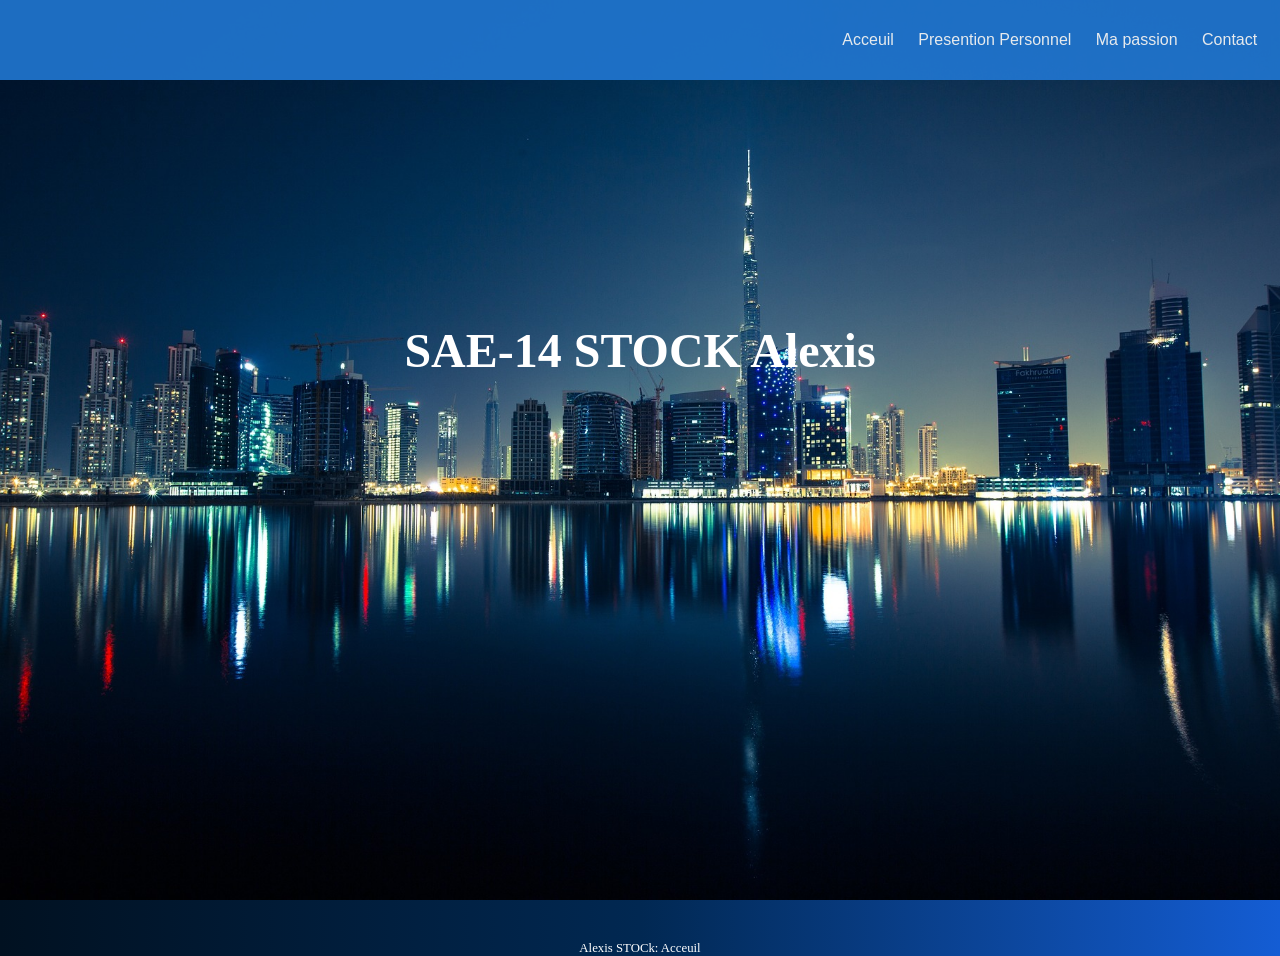
<file: fichier/SAE104/Acceuil.html>
<!DOCTYPE html>
<html lang="en">
<head>
    <meta charset="UTF-8">
    <meta name="viewport" content="width=device-width, initial-scale=1.0">
    <link rel="stylesheet" href="style.css">
    <title>Acceuil</title>
</head>
<body>

    <div class="back">
    <nav class="barre_navigation">
        <ul>
            <h2 class="Titre_page">

            </h2>
            <li class="btn">
                <a href="Acceuil.html" class="Acceuil">Acceuil</a>
            </li>
            <li class="btn">
                <a href="Presentation.html" class="Presention">Presention Personnel</a>
            </li>
            <li class="btn">
                <a href="Cenrtre_interet.html" class="Passion">Ma passion</a>
            </li>
            <li class="btn">
                <a href="Contact.html" class="Contact">Contact</a>
            </li>
        </ul>
    
    </nav>
    <article class="Titre_Acceuil">
        <h2>SAE-14 STOCK Alexis </h2>
    </article>
        <footer class="footer_Acceuil">
            <p>Alexis STOCk: Acceuil </p>
        </footer>
    </div>
</body>

</html>
</file>
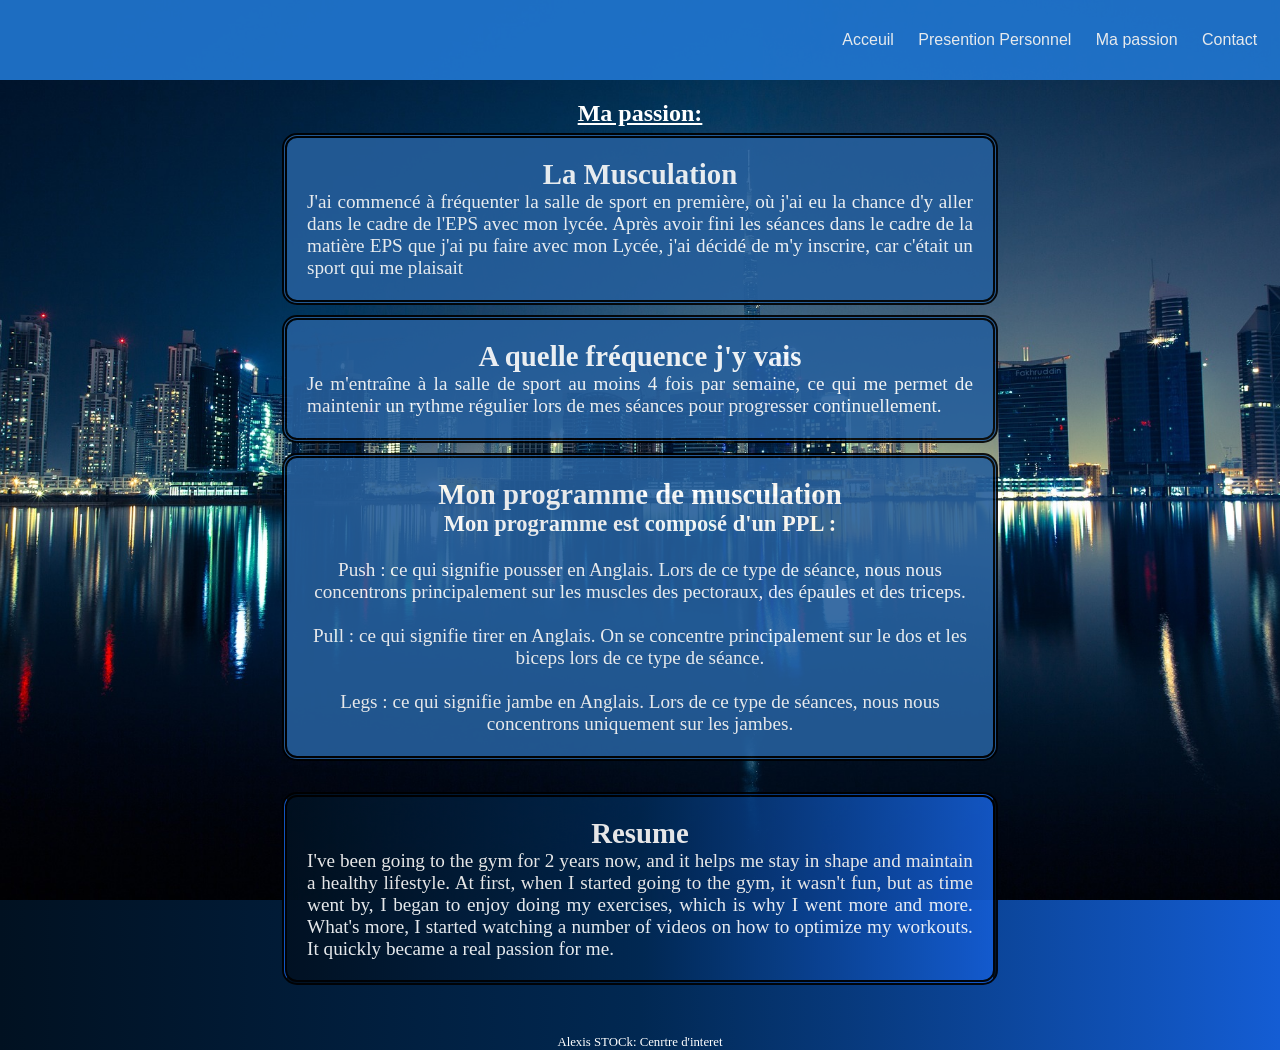
<file: fichier/SAE104/Cenrtre_interet.html>
<!DOCTYPE html>
<html lang="en">
<head>
    <meta charset="UTF-8">
    <meta name="viewport" content="width=device-width, initial-scale=1.0">
    <link rel="stylesheet" href="style.css">
    <title>Centre d'interet</title>
</head>
<body>

    <div class="back">
    <nav class="barre_navigation">
        <ul>
            <li class="btn">
                <a href="Acceuil.html" class="Acceuil">Acceuil</a>
            </li>
            <li class="btn">
                <a href="Presentation.html" class="Presention">Presention Personnel</a>
            </li>
            <li class="btn">
                <a href="Cenrtre_interet.html" class="Passion">Ma passion</a>
            </li>
            <li class="btn">
                <a href="Contact.html" class="Contact">Contact</a>
            </li>
        </ul>
    </nav>

        
        <section class="section2">
            <h1 id="Passion">
                Ma  passion:
            </h1>
            <article id="Muscu">
                <h2>
                    La Musculation
                </h2>
                <p>
                    J'ai commencé à fréquenter la salle de sport en première, où j'ai eu la chance d'y aller dans le cadre de l'EPS avec mon lycée. Après avoir fini les séances dans le cadre de la matière EPS que j'ai pu faire avec mon Lycée, j'ai décidé de m'y inscrire, car c'était un sport qui me plaisait
                </p>
            </article>
            <article id="frequence">
                <h2>
                    A quelle fréquence j'y vais
                </h2>
                <p>
                    Je m'entraîne à la salle de sport au moins 4 fois par semaine, ce qui me permet de maintenir un rythme régulier lors de mes séances pour progresser continuellement.
                </p>
            </article>
            <article id="programme">
                <h2>
                    Mon programme de musculation
                </h2>
                
                    <h3>Mon programme est composé d'un PPL :</h3> <br>
                    <ul>
                        <li> Push : ce qui signifie pousser en Anglais. Lors de ce type de séance, nous nous concentrons principalement sur les muscles des pectoraux, des épaules et des triceps. </li> <br>
                        <li> Pull : ce qui signifie tirer en Anglais. On se concentre principalement sur le dos et les biceps lors de ce type de séance. </li> <br>
                        <li> Legs : ce qui signifie jambe en Anglais. Lors de ce type de séances, nous nous concentrons uniquement sur les jambes.  </li>
                    </ul>
                
            </article>
            <article id="res">
                <h2>
                    Resume
                </h2>
                <p>
                    I've been going to the gym for 2 years now, and it helps me stay in shape and maintain a healthy lifestyle. At first, when I started going to the gym, it wasn't fun, but as time went by, I began to enjoy doing my exercises, which is why I went more and more. What's more, I started watching a number of videos on how to optimize my workouts. It quickly became a real passion for me.               </p>
                </article>
        </section>
        <footer>
            <p>Alexis STOCk: Cenrtre d'interet</p>
        </footer>
    </div>
</body>

</html>
</file>
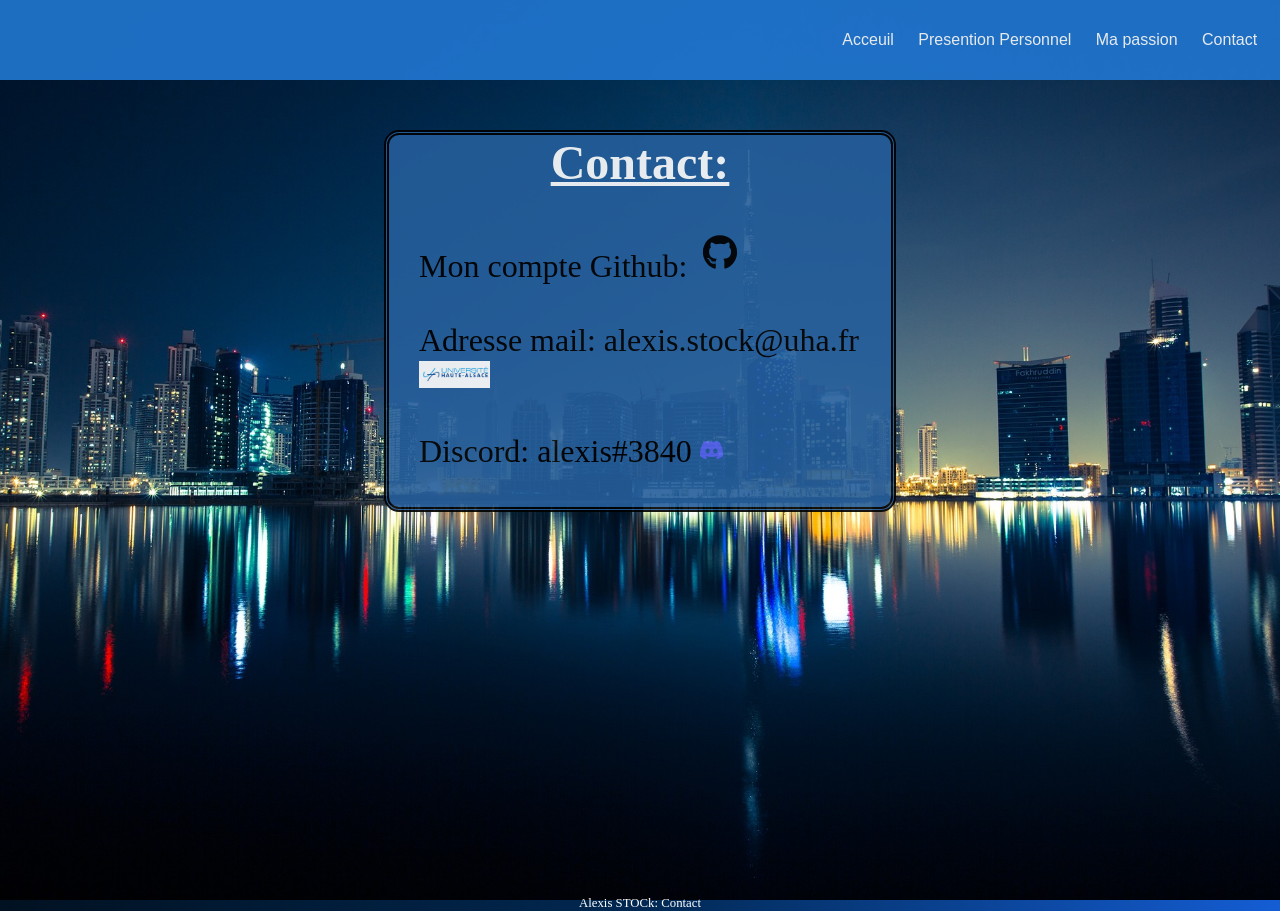
<file: fichier/SAE104/Contact.html>
<!DOCTYPE html>
<html lang="en">
<head>
    <meta charset="UTF-8">
    <meta name="viewport" content="width=device-width, initial-scale=1.0">
    <link rel="stylesheet" href="style.css">
    <title>Contact</title>
</head>
<body>

    <div class="back">
    <nav class="barre_navigation">
        <ul>

            <li class="btn">
                <a href="Acceuil.html" class="Acceuil">Acceuil</a>
            </li>
            <li class="btn">
                <a href="Presentation.html" class="Presention">Presention Personnel</a>
            </li>
            <li class="btn">
                <a href="Cenrtre_interet.html" class="Passion">Ma passion</a>
            </li>
            <li class="btn">
                <a href="Contact.html" class="Contact">Contact</a>
            </li>
        </ul>
    </nav>
        <section>
            <article class="Contact">
                <h2>Contact:</h2><br>
                <p>
                    <li class="git_img" >
                        
                    </li>
                    <li class="git_txt">
                        Mon compte Github: <a href="https://github.com/alexistock"><img src="GitHub-Logo.wine.svg" alt="" width="50px" height="50px"></a> 
                    </li><br>
                    <li class="uha">
                        Adresse mail: alexis.stock@uha.fr <img src="logo_but.png">
                    </li><br>
                    <li class="discord">
                        Discord: alexis#3840 <img src="discord-icon-svgrepo-com (1).svg">
                    </li><br>
                </p>
            </article>
        </section>
        <footer class="Contact_footer">
            <p>Alexis STOCk: Contact</p>
        </footer>
    </div>
</body>

</html>
</file>
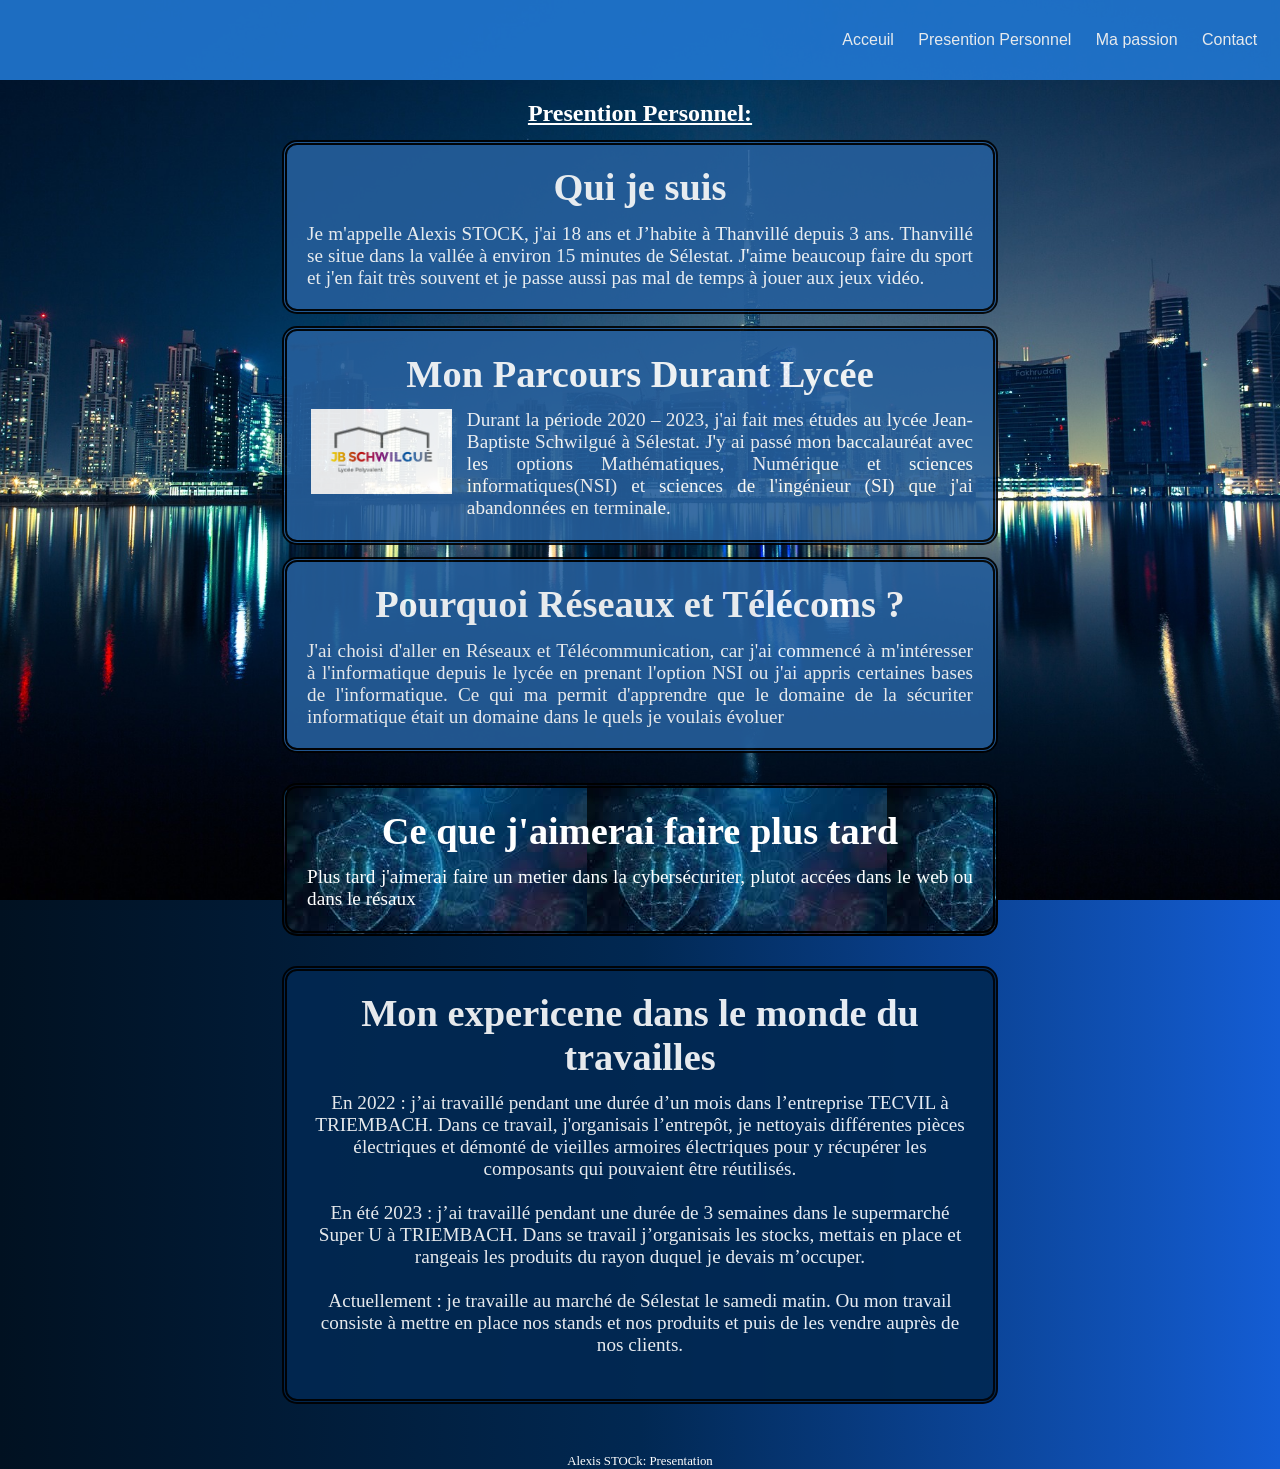
<file: fichier/SAE104/Presentation.html>
<!DOCTYPE html>
<html lang="en">
<head>
    <meta charset="UTF-8">
    <meta name="viewport" content="width=device-width, initial-scale=1.0">
    <link rel="stylesheet" href="style.css">
    <title>Presentation</title>
</head>
<body>

    <div class="back">  
    <nav class="barre_navigation">
        <ul>
            
            <li class="btn">
                <a href="Acceuil.html" class="Acceuil">Acceuil</a>
            </li>
            <li class="btn">
                <a href="Presentation.html" class="Presention">Presention Personnel</a>
            </li>
            <li class="btn">
                <a href="Cenrtre_interet.html" class="Passion">Ma passion</a>
            </li>
            <li class="btn">
                <a href="Contact.html" class="Contact">Contact</a>
            </li>
        </ul>
    </nav>

        <section class="section1">
            <h1 id="Presentation">Presention Personnel:</h1>
            <article id="Qui_je_suis">
                <h2>
                    Qui je suis
                </h2>
                <p>
                    Je m'appelle Alexis STOCK, j'ai 18 ans et J’habite à Thanvillé depuis 3 ans. Thanvillé se situe dans la vallée à environ 15 minutes de Sélestat. 
                    J'aime beaucoup faire du sport et j'en fait très souvent et je passe aussi pas mal de temps à jouer aux jeux vidéo.
                </p>
            </article>
            <article id="Mon_Parcours">
                <h2>
                    Mon Parcours Durant Lycée 
                </h2>
                <img src="logo_lycéé.png" >
                <p>
                    Durant la période  2020 – 2023, j'ai fait mes études  au lycée Jean-Baptiste Schwilgué à Sélestat. J'y ai passé mon baccalauréat avec les options Mathématiques, Numérique et sciences informatiques(NSI) et sciences de l'ingénieur (SI) que j'ai abandonnées en terminale.         
                </p>
        
            </article>
            <article id="RT">
                <h2>
                    Pourquoi Réseaux et Télécoms ?
                </h2>
                <p>
                    J'ai choisi d'aller en Réseaux et Télécommunication, car j'ai commencé à m'intéresser à l'informatique depuis le lycée en prenant l'option NSI ou j'ai appris certaines bases de l'informatique. Ce qui ma permit d'apprendre que le domaine de la sécuriter informatique était un domaine dans le quels je voulais évoluer </p>
            </article>
            <article id="Plus_tard">
                <h2>    
                    Ce que j'aimerai faire plus tard
                </h2>
                <p>
                    Plus tard j'aimerai faire un metier dans la cybersécuriter, plutot accées dans le web ou dans le résaux
                </p>
            </article>
            <article id="Experience">
                <h2>
                    Mon expericene dans le monde du travailles
                </h2>
                <p>
                    <li> En 2022 : j’ai travaillé pendant une durée d’un mois dans l’entreprise TECVIL à TRIEMBACH. Dans ce travail, j'organisais l’entrepôt, je nettoyais différentes pièces électriques et démonté de vieilles armoires électriques pour y récupérer les composants qui pouvaient être réutilisés. </li> <br>
                    <li> En été 2023 : j’ai travaillé pendant une durée de 3 semaines dans le supermarché Super U à TRIEMBACH. Dans se travail j’organisais les stocks, mettais en place et rangeais les produits du rayon duquel je devais m’occuper. </li> <br>
                    <li> Actuellement : je travaille au marché de Sélestat le samedi matin. Ou mon travail consiste à mettre en place nos stands et nos produits et puis de les vendre auprès de nos clients. </li> <br>
                </p>
            </article>
        </section>
        
        <footer>
            <p>Alexis STOCk: Presentation</p>
        </footer>
    </div>
</body>

</html>
</file>
<file: style.css>
/* ==========================================================================
   1. VARIABLES & RESET
   ========================================================================== */
:root {
    --primary-color: #007bff;
    --secondary-color: #00d4ff;
    --dark-bg: #050505;
    --card-bg: rgba(13, 17, 23, 0.95);
    --text-light: #f0f6fc;
    --text-gray: #8b949e;
    --transition: all 0.3s ease;
}

* {
    margin: 0;
    padding: 0;
    box-sizing: border-box;
}

html {
    scroll-behavior: smooth;
}

body {
    font-family: 'Roboto', sans-serif;
    background-color: var(--dark-bg);
    color: var(--text-light);
    line-height: 1.6;
    overflow-x: hidden;
}

#cyberCanvas {
    position: fixed;
    top: 0; left: 0;
    width: 100%; height: 100%;
    z-index: -1;
}

/* ==========================================================================
   2. HEADER & NAVIGATION
   ========================================================================== */
.main-header {
    background: rgba(10, 11, 16, 0.95);
    border-bottom: 1px solid rgba(255, 255, 255, 0.08);
    position: fixed;
    top: 0;
    width: 100%;
    z-index: 1000;
    backdrop-filter: blur(12px);
    transition: all 0.35s ease;
    height: 88px;
    display: flex;
    align-items: center;
}

.main-header.scrolled {
    padding: 0 5%;
    background: rgba(10, 11, 16, 0.98);
    box-shadow: 0 6px 20px rgba(0, 0, 0, 0.55);
}

.navbar {
    display: flex;
    justify-content: space-between;
    align-items: center;
    padding: 0 50px;
    max-width: 1400px;
    width: 100%;
    margin: 0 5%;
}

.logo {
    display: flex;
    gap: 3px;
    font-size: 1.5rem;
    font-weight: 800;
    letter-spacing: 0.5px;
    color: #ffffff !important;
}

.logo .highlight {
    color: var(--primary-color);
}

/* ✅ FUSIONNÉ : .nav-menu (était défini 2 fois) */
.nav-menu {
    display: flex;
    list-style: none;
    gap: 2rem;
    align-items: center;
    margin-left: 30px;
}

.nav-link {
    position: relative;
    text-decoration: none;
    color: var(--text-gray);
    font-size: 0.95rem;
    font-weight: 600;
    text-transform: uppercase;
    padding: 10px 0;
    transition: color 0.25s ease;
}

.nav-link::after {
    content: '';
    position: absolute;
    left: 0;
    bottom: -4px;
    width: 0;
    height: 2px;
    background: linear-gradient(90deg, var(--primary-color), var(--secondary-color));
    transition: width 0.3s ease;
}

.nav-link:hover::after,
.nav-link.active::after {
    width: 100%;
}

.nav-link:hover,
.nav-link.active {
    color: #ffffff;
}

/* ==========================================================================
   3. CARDS & COMPOSANTS COMMUNS
   ========================================================================== */

/* ✅ CLASSE COMMUNE pour glass-card et sae-card (logique hover identique) */
.glass-card,
.sae-card {
    background: var(--card-bg);
    backdrop-filter: blur(15px);
    border: 1px solid rgba(0, 123, 255, 0.3);
    border-radius: 12px;
    box-shadow: 0 10px 40px rgba(0, 0, 0, 0.8);
    transition: transform 0.3s ease, border-color 0.3s ease;
}

.glass-card:hover,
.sae-card:hover {
    border-color: var(--secondary-color);
    transform: translateY(-5px);
}

/* Spécifique à sae-card */
.sae-card {
    border-radius: 16px;
    box-shadow: 0 8px 25px rgba(0, 0, 0, 0.7);
    margin-bottom: 20px;
    overflow: hidden;
    transition: transform 0.3s ease, border-color 0.3s ease, box-shadow 0.3s ease;
}

.sae-card:hover {
    box-shadow: 0 12px 30px rgba(0, 0, 0, 0.85);
}

/* Typographie des cards */
.card-title,
.sae-header span,
h3 {
    font-weight: 700;
    letter-spacing: 0.5px;
    color: #ffffff !important;
}

.card-body p,
.lead-text {
    color: #ffffff !important;
    font-size: 1.05rem;
    margin-bottom: 15px;
    letter-spacing: 0.3px;
    text-shadow: 1px 1px 2px rgba(0, 0, 0, 0.5);
}

.highlight-cyan {
    color: #00d4ff;
    font-weight: bold;
    text-shadow: 0 0 8px rgba(0, 212, 255, 0.5);
}

/* En-tête de carte type terminal */
.card-header {
    padding: 10px 20px;
    background: rgba(255, 255, 255, 0.05);
    border-bottom: 1px solid rgba(255, 255, 255, 0.1);
    display: flex;
    align-items: center;
}

.terminal-dots::before {
    content: '';
    display: inline-block;
    width: 8px; height: 8px;
    background: #ff5f56;
    border-radius: 50%;
    box-shadow: 12px 0 #ffbd2e, 24px 0 #27c93f;
    margin-right: 40px;
}

/* Badge */
.status-badge {
    display: inline-flex;
    align-items: center;
    gap: 10px;
    background: rgba(0, 255, 127, 0.1);
    color: #00ff7f;
    padding: 5px 15px;
    border-radius: 50px;
    font-size: 0.8rem;
    margin-top: 15px;
}

.dot {
    width: 8px; height: 8px;
    background: #00ff7f;
    border-radius: 50%;
    box-shadow: 0 0 8px #00ff7f;
}

/* Boutons */
.btn-group {
    display: flex;
    gap: 1rem;
    margin-top: 2rem;
}

.btn {
    padding: 0.8rem 1.5rem;
    border-radius: 6px;
    text-decoration: none;
    font-weight: bold;
    display: flex;
    align-items: center;
    gap: 10px;
    transition: var(--transition);
}

.btn-cyber {
    background: linear-gradient(45deg, var(--primary-color), var(--secondary-color));
    color: white;
    border: none;
}

.btn-secondary {
    border: 1px solid var(--primary-color);
    color: var(--primary-color);
}

.btn:hover {
    transform: translateY(-3px);
    box-shadow: 0 5px 15px rgba(0, 123, 255, 0.4);
}

/* ==========================================================================
   4. SAE ACCORDION
   ========================================================================== */
.sae-container { margin-top: 50px; }

/* ✅ FUSIONNÉ : .sae-header (était défini 2 fois avec des conflits)
   On garde les valeurs les plus précises du 1er bloc */
.sae-header {
    padding: 20px 25px;
    background: rgba(255, 255, 255, 0.05);
    font-size: 1.2rem;
    font-weight: 800;
    letter-spacing: 0.7px;
    color: #ffffff;
    display: flex;
    justify-content: space-between;
    align-items: center;
    cursor: pointer;
    border-bottom: 1px solid rgba(255, 255, 255, 0.1);
    transition: background 0.3s ease;
}

.sae-header:hover {
    background: rgba(0, 123, 255, 0.12);
}

/* ✅ FUSIONNÉ : .sae-content (était défini 2 fois avec des conflits)
   On garde max-height: 600px et la transition complète avec opacity */
.sae-content {
    max-height: 0;
    overflow: hidden;
    padding: 0 25px;
    background: rgba(0, 0, 0, 0.15);
    transition: max-height 0.4s ease, padding 0.4s ease, opacity 0.4s ease;
    font-size: 1rem;
    line-height: 1.5;
    opacity: 0;
}

/* ✅ FUSIONNÉ : .sae-card.active .sae-content (était défini 2 fois)
   On garde max-height: 600px (plus permissif) */
.sae-card.active .sae-content {
    max-height: 600px;
    padding: 20px 25px;
    opacity: 1;
}

.sae-card.active .fa-chevron-down {
    transform: rotate(180deg);
}

.sae-content p {
    margin-bottom: 15px;
    color: #ffffff;
    text-shadow: 1px 1px 2px rgba(0, 0, 0, 0.5);
}

.sae-content ul,
.sae-content ol {
    list-style: none;
    padding-left: 0;
    margin: 0;
}

.sae-content li {
    position: relative;
    padding-left: 20px;
    margin-bottom: 10px;
    color: var(--text-light);
}

.sae-content li::before {
    content: '▹';
    position: absolute;
    left: 0;
    color: var(--primary-color);
    font-weight: bold;
}

/* Tags technos */
.sae-content .tech-tags {
    display: flex;
    flex-wrap: wrap;
    gap: 10px;
    margin-top: 15px;
}

.sae-content .tech-tags span {
    background: rgba(0, 212, 255, 0.15);
    color: var(--secondary-color);
    padding: 6px 14px;
    border-radius: 6px;
    border: 1px solid var(--secondary-color);
    font-family: 'Courier New', monospace;
    font-size: 0.85rem;
    transition: background 0.3s ease, transform 0.3s ease;
}

.sae-content .tech-tags span:hover {
    background: var(--secondary-color);
    color: var(--dark-bg);
    transform: translateY(-2px);
}

/* ==========================================================================
   5. LAYOUT GÉNÉRAL & SECTIONS
   ========================================================================== */
.container {
    max-width: 1200px;
    margin: 0 auto;
    width: 100%;
}

.skill-section .section-intro {
    font-style: italic;
    font-size: 1rem;
    color: #0b3d91;
    margin-bottom: 25px;
}

.hero-section,
.skill-section {
    min-height: 100vh;
    display: flex;
    align-items: center;
    padding: 120px 5% 50px;
}

.presentation-wrapper {
    display: grid;
    grid-template-columns: 1.2fr 0.8fr;
    gap: 50px;
    align-items: center;
}

.glitch-text {
    font-size: 3.5rem;
    font-weight: 900;
    text-transform: uppercase;
    letter-spacing: 3px;
    text-shadow: 2px 2px var(--primary-color);
}

.typing-container {
    font-size: 1.5rem;
    color: var(--secondary-color);
    margin-bottom: 20px;
    min-height: 1.6em;
}

.stats-column {
    display: flex;
    flex-direction: column;
    gap: 20px;
}

.stat-item {
    padding: 20px;
    display: flex;
    align-items: center;
    gap: 20px;
    border-left: 4px solid var(--primary-color);
}

.stat-item:hover {
    transform: translateX(10px);
    background: rgba(255, 255, 255, 0.08);
}

.stat-icon {
    font-size: 2rem;
    color: var(--secondary-color);
}

/* Conteneur global des compétences */
.ac-container {
    display: flex;
    flex-wrap: wrap;
    gap: 30px;
    align-items: flex-start;
    margin: 40px 0;
}

.ac-column {
    flex: 2 1 500px;
}

/* --- Nouvelle grille AC : cards descriptives --- */
.ac-grid {
    display: grid;
    grid-template-columns: repeat(auto-fill, minmax(260px, 1fr));
    gap: 12px;
    margin-top: 15px;
}

.ac-card {
    display: flex;
    flex-direction: column;
    gap: 6px;
    background: rgba(0, 123, 255, 0.08);
    border: 1px solid rgba(0, 123, 255, 0.35);
    border-radius: 10px;
    padding: 12px 15px;
    transition: transform 0.25s ease, background 0.25s ease, border-color 0.25s ease;
}

.ac-card:hover {
    background: rgba(0, 123, 255, 0.18);
    border-color: var(--primary-color);
    transform: translateY(-3px);
}

.ac-code {
    font-family: 'Courier New', monospace;
    font-size: 0.75rem;
    font-weight: 700;
    color: var(--primary-color);
    letter-spacing: 0.5px;
}

.ac-label {
    font-size: 0.85rem;
    color: #c9d1d9;
    line-height: 1.45;
}

/* Variantes couleur par section (héritées via les thèmes) */
.ac-card.cyan {
    border-color: rgba(0, 212, 255, 0.35);
    background: rgba(0, 212, 255, 0.07);
}
.ac-card.cyan:hover  { background: rgba(0, 212, 255, 0.18); border-color: var(--secondary-color); }
.ac-card.cyan .ac-code { color: var(--secondary-color); }

.ac-card.orange {
    border-color: rgba(255, 165, 0, 0.35);
    background: rgba(255, 165, 0, 0.07);
}
.ac-card.orange:hover { background: rgba(255, 165, 0, 0.18); border-color: #ffa500; }
.ac-card.orange .ac-code { color: #ffa500; }

.ac-card.blue {
    border-color: rgba(0, 123, 255, 0.4);
    background: rgba(0, 89, 255, 0.08);
}
.ac-card.blue:hover { background: rgba(0, 123, 255, 0.2); border-color: #007bff; }
.ac-card.blue .ac-code { color: #4facfe; }

.ac-card.green {
    border-color: rgba(39, 201, 63, 0.35);
    background: rgba(39, 201, 63, 0.07);
}
.ac-card.green:hover { background: rgba(39, 201, 63, 0.18); border-color: #27c93f; }
.ac-card.green .ac-code { color: #27c93f; }

/* ==========================================================================
   6. IMAGES & BOÎTES VISUELLES
   ========================================================================== */

/* ✅ FUSIONNÉ : .skill-image-box img (était défini 2 fois avec des valeurs proches)
   On garde les valeurs les plus précises */
.skill-image-box {
    flex: 1 1 400px;
    display: flex;
    justify-content: center;
    align-items: center;
}

.skill-image-box img {
    width: 100%;
    max-width: 400px;
    height: auto;
    object-fit: cover;
    border-radius: 12px;
    box-shadow: 0 6px 20px rgba(0, 0, 0, 0.3);
    transition: transform 0.3s ease, filter 0.3s ease;
}

.skill-image-box img:hover {
    transform: scale(1.05);
    filter: brightness(1.1);
}

/* ==========================================================================
   7. STYLES PAR THÈME (couleurs de sections)
   ========================================================================== */
#connecter-usagers { background: linear-gradient(to bottom, transparent, rgba(0, 212, 255, 0.05)); }
#connecter-usagers .sae-header:hover { background: rgba(0, 212, 255, 0.1); }

#outils-rt { background: linear-gradient(to bottom, transparent, rgba(255, 165, 0, 0.05)); }
#outils-rt .sae-header:hover { background: rgba(255, 165, 0, 0.1); }
#outils-rt .tech-tags span { border-color: #ffa500; color: #ffa500; }

#si-securise { background: linear-gradient(to bottom, transparent, rgba(0, 89, 255, 0.08)); }
#si-securise .sae-header:hover { background: rgba(0, 123, 255, 0.15); }
#si-securise .tech-tags span { border-color: #007bff; color: #4facfe; }

#surveiller-si { background: linear-gradient(to bottom, transparent, rgba(39, 201, 63, 0.08)); }
#surveiller-si .sae-header:hover { background: rgba(39, 201, 63, 0.1); }
#surveiller-si .tech-tags span { border-color: #27c93f; color: #27c93f; }
#surveiller-si .stat-icon, #surveiller-si .ac-column h3 i { color: #27c93f; }

/* ==========================================================================
   8. SECTION ALTERNANCE
   ========================================================================== */
.alternance-page {
    background: linear-gradient(to bottom, transparent, rgba(255, 102, 0, 0.05));
}

/* Logo entreprise */
.company-logo {
    display: flex;
    align-items: center;
    gap: 20px;
    margin-bottom: 20px;
}

.company-logo img {
    height: 60px;
    border-radius: 5px;
    box-shadow: 0 3px 10px rgba(0, 0, 0, 0.3);
}

.company-logo-text {
    display: flex;
    flex-direction: column;
    gap: 4px;
}

.company-logo-text .section-title {
    margin-bottom: 0;
    background: linear-gradient(to right, #fff, #ff6600);
    -webkit-background-clip: text;
    -webkit-text-fill-color: transparent;
}

.company-tagline {
    font-size: 0.85rem;
    color: var(--text-gray);
    font-style: italic;
}

/* Stats rapides */
.alternance-stats {
    display: grid;
    grid-template-columns: repeat(4, 1fr);
    gap: 16px;
    margin-bottom: 40px;
}

.alt-stat-item {
    display: flex;
    align-items: center;
    gap: 14px;
    background: rgba(255, 102, 0, 0.08);
    border: 1px solid rgba(255, 102, 0, 0.25);
    border-radius: 10px;
    padding: 16px 20px;
    transition: transform 0.25s ease, background 0.25s ease;
}

.alt-stat-item:hover {
    transform: translateY(-3px);
    background: rgba(255, 102, 0, 0.15);
}

.alt-stat-item i {
    font-size: 1.6rem;
    color: #ff6600;
    min-width: 30px;
    text-align: center;
}

.alt-stat-item div {
    display: flex;
    flex-direction: column;
    gap: 2px;
}

.alt-stat-item strong {
    font-size: 1rem;
    color: #ffffff;
    font-weight: 700;
}

.alt-stat-item span {
    font-size: 0.78rem;
    color: var(--text-gray);
}

/* Timeline des missions */
.mission-timeline {
    display: flex;
    flex-direction: column;
    gap: 0;
    position: relative;
    padding-left: 30px;
    margin-top: 10px;
}

/* Ligne verticale */
.mission-timeline::before {
    content: '';
    position: absolute;
    left: 8px;
    top: 10px;
    bottom: 10px;
    width: 2px;
    background: linear-gradient(to bottom, #007bff, #ff3e3e, #27c93f);
    border-radius: 2px;
}

.mission-entry {
    display: flex;
    gap: 20px;
    align-items: flex-start;
    margin-bottom: 24px;
    position: relative;
}

/* Point de timeline */
.mission-dot {
    position: absolute;
    left: -26px;
    top: 20px;
    width: 14px;
    height: 14px;
    border-radius: 50%;
    border: 2px solid var(--dark-bg);
    flex-shrink: 0;
    z-index: 1;
}

.mission-dot.blue  { background: #007bff; box-shadow: 0 0 8px #007bff; }
.mission-dot.red   { background: #ff3e3e; box-shadow: 0 0 8px #ff3e3e; }
.mission-dot.green { background: #27c93f; box-shadow: 0 0 8px #27c93f; }

/* Card de mission */
.mission-card {
    flex: 1;
}

.mission-card .card-body {
    padding: 16px 20px 20px;
}

.mission-card .custom-list li {
    margin-bottom: 8px;
    color: #c9d1d9;
    font-size: 0.92rem;
}

.mission-card .custom-list li i {
    color: #ff6600;
    margin-right: 6px;
    font-size: 0.8rem;
}

/* Bilan */
.conclusion-card {
    margin-top: 30px;
}

.conclusion-card .card-body {
    padding: 20px 24px 24px;
}

.bilan-grid {
    display: grid;
    grid-template-columns: 1fr 1fr;
    gap: 20px;
    margin: 20px 0 10px;
}

.bilan-item {
    display: flex;
    gap: 14px;
    align-items: flex-start;
}

.bilan-icon {
    font-size: 1.4rem;
    color: #ff6600;
    margin-top: 3px;
    min-width: 24px;
}

.bilan-item strong {
    display: block;
    color: #ffffff;
    font-size: 0.95rem;
    margin-bottom: 4px;
}

.bilan-item p {
    color: #c9d1d9;
    font-size: 0.88rem;
    line-height: 1.5;
    margin: 0;
}

.final-word-alternance {
    text-align: center;
    font-style: italic;
    color: #ff6600;
    margin-top: 20px;
    border-top: 1px solid rgba(255, 255, 255, 0.08);
    padding-top: 16px;
    font-size: 1rem;
}

/* Responsive alternance */
@media (max-width: 768px) {
    .alternance-stats { grid-template-columns: 1fr 1fr; }
    .bilan-grid { grid-template-columns: 1fr; }
    .company-logo { flex-direction: column; align-items: flex-start; gap: 12px; }
}

.dot.orange {
    background-color: #ff6600;
    box-shadow: 0 0 10px #ff6600;
    animation: pulse-orange 2s infinite;
}

/* ==========================================================================
   9. TRACES EXPLORER
   ========================================================================== */
.traces-explorer-page .explorer-container {
    display: grid;
    grid-template-columns: 280px 1fr;
    background: rgba(10, 15, 25, 0.95);
    border: 1px solid rgba(0, 123, 255, 0.3);
    border-radius: 12px;
    height: 650px;
    margin-top: 30px;
}

.explorer-sidebar {
    background: rgba(0, 0, 0, 0.3);
    border-right: 1px solid rgba(255, 255, 255, 0.1);
    overflow-y: auto;
}

.folder-list { list-style: none; padding-bottom: 20px; }

.folder-item {
    padding: 12px 20px;
    display: flex;
    align-items: center;
    gap: 12px;
    cursor: pointer;
    color: var(--text-gray);
    font-size: 0.9rem;
    transition: 0.3s;
}

.folder-item:hover { background: rgba(0, 123, 255, 0.1); color: white; }

.folder-item.active {
    background: rgba(0, 123, 255, 0.2);
    color: white;
    border-left: 4px solid var(--secondary-color);
}

.file-card {
    background: rgba(255, 255, 255, 0.03);
    padding: 20px;
    border-radius: 10px;
    text-align: center;
    border: 1px solid transparent;
    transition: 0.3s;
}

.file-card:hover {
    transform: translateY(-5px);
    border-color: var(--secondary-color);
    background: rgba(0, 123, 255, 0.05);
}

.file-icon { font-size: 2.5rem; margin-bottom: 12px; display: block; }

.file-name {
    font-size: 0.8rem;
    color: var(--text-light);
    word-break: break-all;
    line-height: 1.2;
    display: block;
}

/* ==========================================================================
   10. ANIMATIONS & RESPONSIVE
   ========================================================================== */
.reveal {
    opacity: 0;
    transform: translateY(30px);
    transition: all 0.8s ease-out;
}

.reveal.active {
    opacity: 1;
    transform: translateY(0);
}

@keyframes pulse-orange {
    0%   { box-shadow: 0 0 0 0 rgba(255, 102, 0, 0.7); }
    70%  { box-shadow: 0 0 0 10px rgba(255, 102, 0, 0); }
    100% { box-shadow: 0 0 0 0 rgba(255, 102, 0, 0); }
}

@media (max-width: 992px) {
    .presentation-wrapper,
    .bilan-grid { grid-template-columns: 1fr; }
    .alternance-grid { flex-direction: column; }
    .ac-container { flex-direction: column; }
    .glitch-text { font-size: 2.5rem; }
}

/* ==========================================================================
   11. TYPOGRAPHIE & LISIBILITÉ
   ========================================================================== */

/* Titres de section */
.section-title {
    font-size: 1.8rem;
    font-weight: 800;
    color: #ffffff;
    margin-bottom: 16px;
    display: flex;
    align-items: center;
    gap: 12px;
    line-height: 1.2;
}

.section-title i {
    color: var(--secondary-color);
    font-size: 1.5rem;
}

/* ✅ FIX CRITIQUE : était #0b3d91 (bleu foncé sur fond sombre = illisible) */
.section-intro,
.skill-section .section-intro {
    font-style: italic;
    font-size: 1rem;
    color: var(--text-gray);   /* #8b949e — gris clair lisible */
    margin-bottom: 25px;
    line-height: 1.7;
    max-width: 860px;
}

/* Titres de sous-section (h3 dans les colonnes) */
.ac-column h3,
.glass-card h3 {
    font-size: 1.05rem;
    font-weight: 700;
    color: var(--secondary-color);  /* cyan, contraste fort sur fond sombre */
    margin-bottom: 14px;
    letter-spacing: 0.4px;
}

/* Titre des blocs SAE */
.sae-title {
    font-size: 1.1rem;
    font-weight: 700;
    color: var(--text-light);
    margin-bottom: 16px;
    padding-bottom: 8px;
    border-bottom: 1px solid rgba(255, 255, 255, 0.08);
    letter-spacing: 0.3px;
}

/* Texte courant dans les cards */
.glass-card .card-body p,
.sae-content p,
.sae-content-visible p {
    color: #c9d1d9;   /* blanc cassé doux, moins agressif que #fff pur */
    line-height: 1.75;
    font-size: 0.97rem;
}

/* Labels stat */
.stat-info h3 {
    font-size: 1rem;
    color: #ffffff;
    margin-bottom: 2px;
}

.stat-info p {
    font-size: 0.85rem;
    color: var(--text-gray);
}

/* Sidebar de l'explorateur */
.sidebar-header {
    padding: 14px 20px;
    font-size: 0.85rem;
    font-weight: 700;
    color: var(--secondary-color);
    letter-spacing: 0.5px;
    border-bottom: 1px solid rgba(255, 255, 255, 0.08);
    text-transform: uppercase;
}

.folder-group-title {
    padding: 10px 20px 4px;
    font-size: 0.7rem;
    text-transform: uppercase;
    letter-spacing: 1.5px;
    color: #444d56;   /* gris discret, rôle de séparateur visuel */
    font-weight: 700;
    pointer-events: none;
}

/* Curseur typewriter clignotant */
.cursor {
    display: inline-block;
    color: var(--secondary-color);
    font-weight: 300;
    animation: blink 0.8s step-end infinite;
}

@keyframes blink {
    0%, 100% { opacity: 1; }
    50%       { opacity: 0; }
}

/* Liens externes dans les cards (alternance custom-list) */
.alternance-page .custom-list li {
    color: #c9d1d9;
    font-size: 0.95rem;
}

/* Texte du bilan */
.bilan-grid p {
    color: #c9d1d9;
    font-size: 0.95rem;
    line-height: 1.6;
}

/* Highlight nav (bouton Traces) */
.highlight-btn {
    background: rgba(0, 123, 255, 0.15);
    padding: 6px 14px !important;
    border-radius: 6px;
    border: 1px solid var(--primary-color);
    color: #ffffff !important;
    transition: background 0.25s ease;
}

.highlight-btn:hover {
    background: var(--primary-color);
}

/* ==========================================================================
   12. FOOTER
   ========================================================================== */
.main-footer {
    padding: 3rem 5%;
    text-align: center;
    border-top: 1px solid #30363d;
    color: var(--text-gray);
}
</file>
<file: fichier/SAE104/style.css>
*{
    padding: 0%;
    margin: 0%;
    list-style-type: none;
    text-decoration: none;
    box-sizing: border-box;

}
nav ul li{
    padding: 0 10px;
    display: inline-block;
    line-height: 80px;
}
li.btn a{
    color: white;
    text-decoration: none;

}
nav.barre_navigation{
    background-color: rgb(33, 119, 210);
    padding: 0%;
    margin: 0%;
    font-family: 'Gill Sans', 'Gill Sans MT', Calibri, 'Trebuchet MS', sans-serif;
    height: 80px;
    opacity: 90%;

}
li.btn:hover{
    transition: 1s;
    background-color: rgb(37, 94, 155);
    text-decoration: wavy;
    font-size: 120%;
}
nav ul{
    float: right;
    margin-right: 1%;
}
.back {
    background: url(buildings-1839726_1920.jpg) no-repeat;
    background-size: cover;
    height: calc(100vh);
}
section{
    width: 80%;
    color: white;
    margin:   0 10%;
}
.section1 article, .section2 article, article.Contact{
    border-width: 5px;
    border-style: double;
    border-color: black;
    background-color: rgb(37, 94, 155);
    opacity: 90%;
    border-radius: 15px;
    font-size: 120%;
    font-family: Cambria, Cochin, Georgia, Times, 'Times New Roman', serif;
}
#RT, #Plus_tard, #Muscu, #frequence {
    width: 45%;
    display: inline-block;
    margin: 1.75%;
    padding: 2%;

}
#Presentation, #Passion{
    margin-top: 2%;
    text-align: center;
    text-decoration: underline;
}
#Experience{
    margin: 1%;
    padding: 1%;
}
body{
    background: linear-gradient(90deg,rgb(1, 17, 33),rgb(1, 40, 82),rgb(20, 93, 212))
}
.section2 article{
    margin: 1%;
    padding: 1%;
}
footer{
    text-align: center;
    color: white;
    margin-top: 50px;
    font-size: 80%;
    margin-bottom: 100px;
}

article.Contact{
    margin-top: 50px;
    width: 50%;
    margin-left: 25%;
    font-size: 200%;
}
article.Contact h2{
    text-align: center;
    text-decoration: underline;
    
}
article.Contact li{
    margin-left: 30px;
    color: black;
}
article.Contact li a{
    color: white;
}
.Titre_Acceuil{
    font-size: 200%;
    color: white;
    text-align: center;
    padding: 19%;
    margin-bottom: 1%;

}
.Titre_Acceuil:hover{

    font-size: 300%;
    transition: 3s;
}
.footer_Acceuil{
    margin-top: 25%;
}
#Qui_je_suis h2, #Mon_Parcours h2, #RT h2, #Plus_tard h2, #Experience h2{

    font-size: 200%;
    margin-bottom: 2%;
    
}
article p{
    text-align: justify;
}
#Qui_je_suis,#Muscu ,#frequence ,#programme, #res , #Mon_Parcours ,#RT, #Plus_tard, #Experience{
    text-align: center;
    width: 70%;
    margin-left: 15%;
    padding: 2%;
    margin-top: 1.2%;
}

#Mon_Parcours img{
    height: auto;
    width: 20%;
    margin-left: 2%;
    position: absolute; 
    left: 10px;
}

#Mon_Parcours {
    position: relative;
}

#Mon_Parcours p{
    margin-left: 24%;

}
article:hover{
    border-color: white;
    transition: 1S;

}
#Plus_tard{
    background-image: url(cyber.jpg);
    opacity: 100%;
}
#Experience{
    background-color: rgb(1, 40, 82);
}
#Muscu ,#frequence ,#programme{
    margin-bottom: 0.5%;
    margin-top: 0.5%;
}
.discord img{
    width: 5%;
    height: auto;
}
.uha img{
    width: 15%;
    height: auto;
}
.Contact:hover{
    transition: 3S;
    font-size: 220%;

}
.Contact_footer{
    margin-top: 30%;
}
#res{
    margin-top: 3%;
    background: linear-gradient(90deg,rgb(1, 17, 33),rgb(1, 40, 82),rgb(20, 93, 212))
}
</file>
